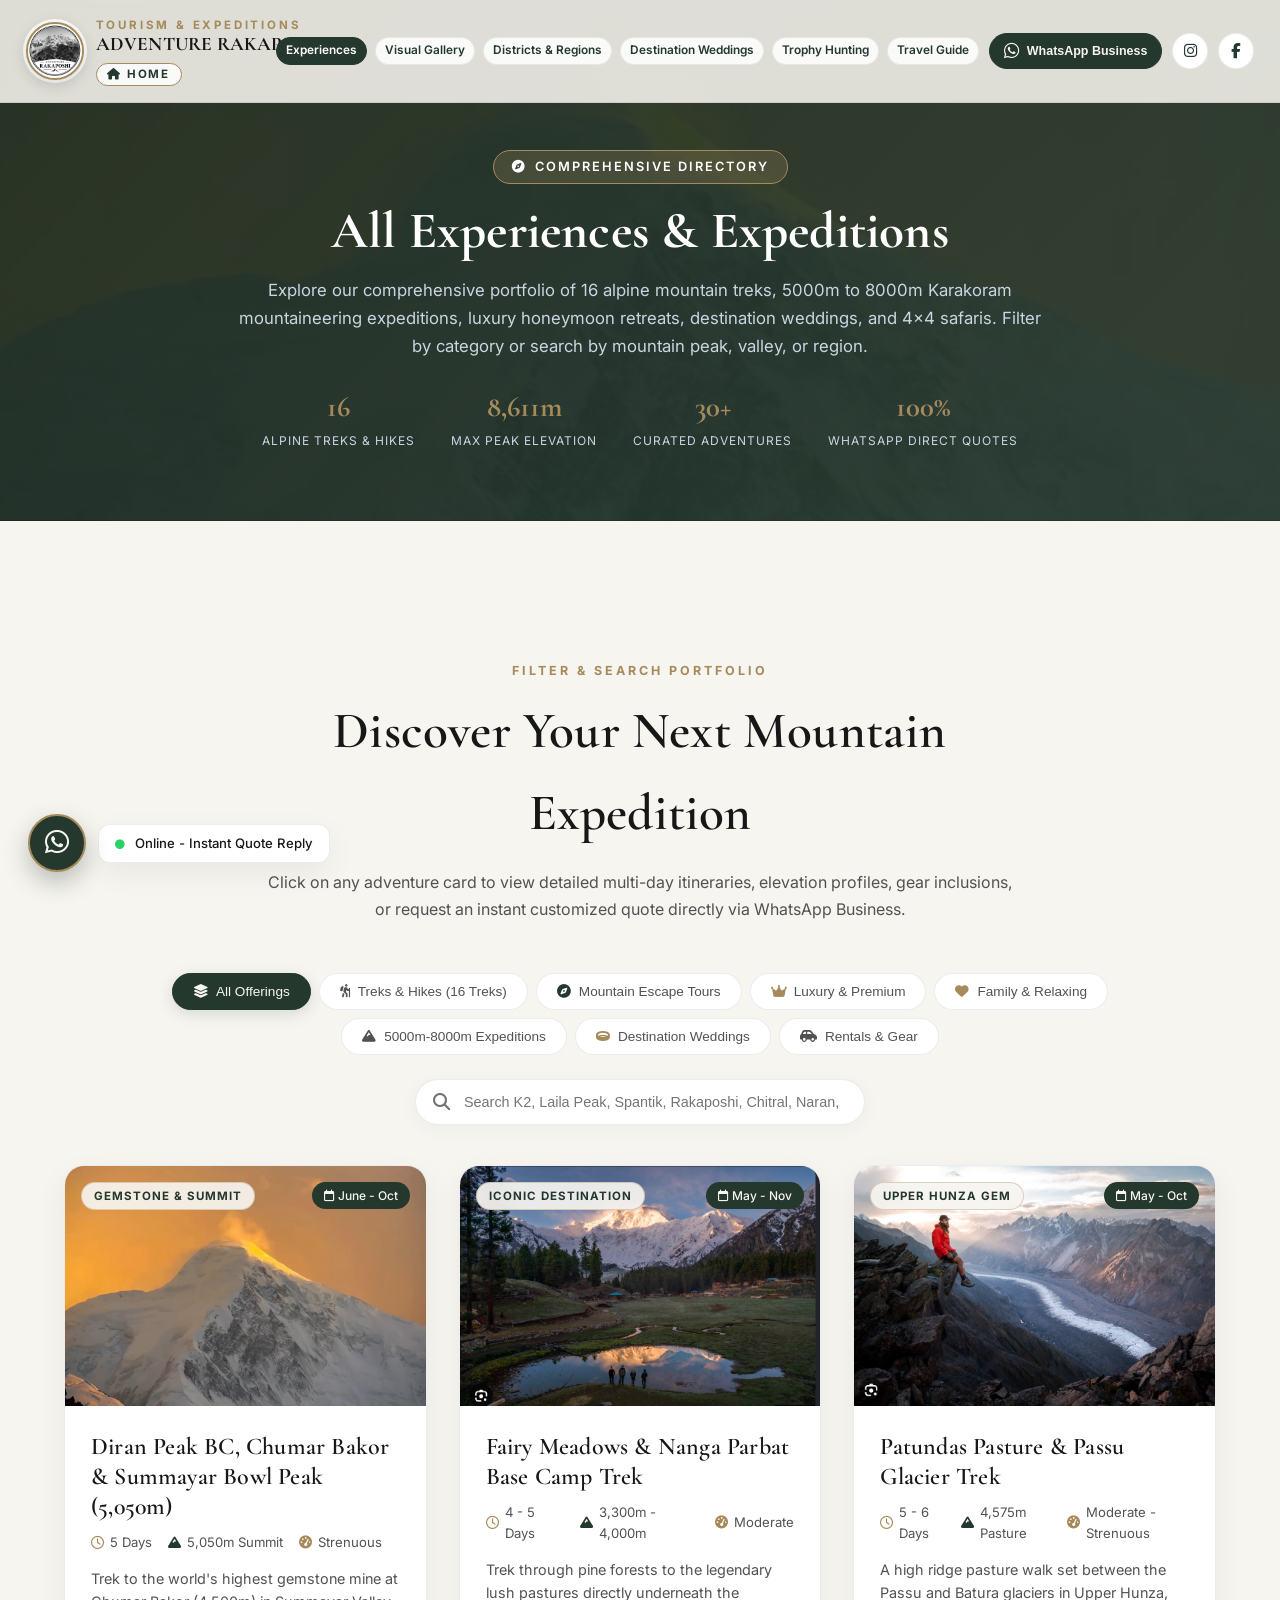
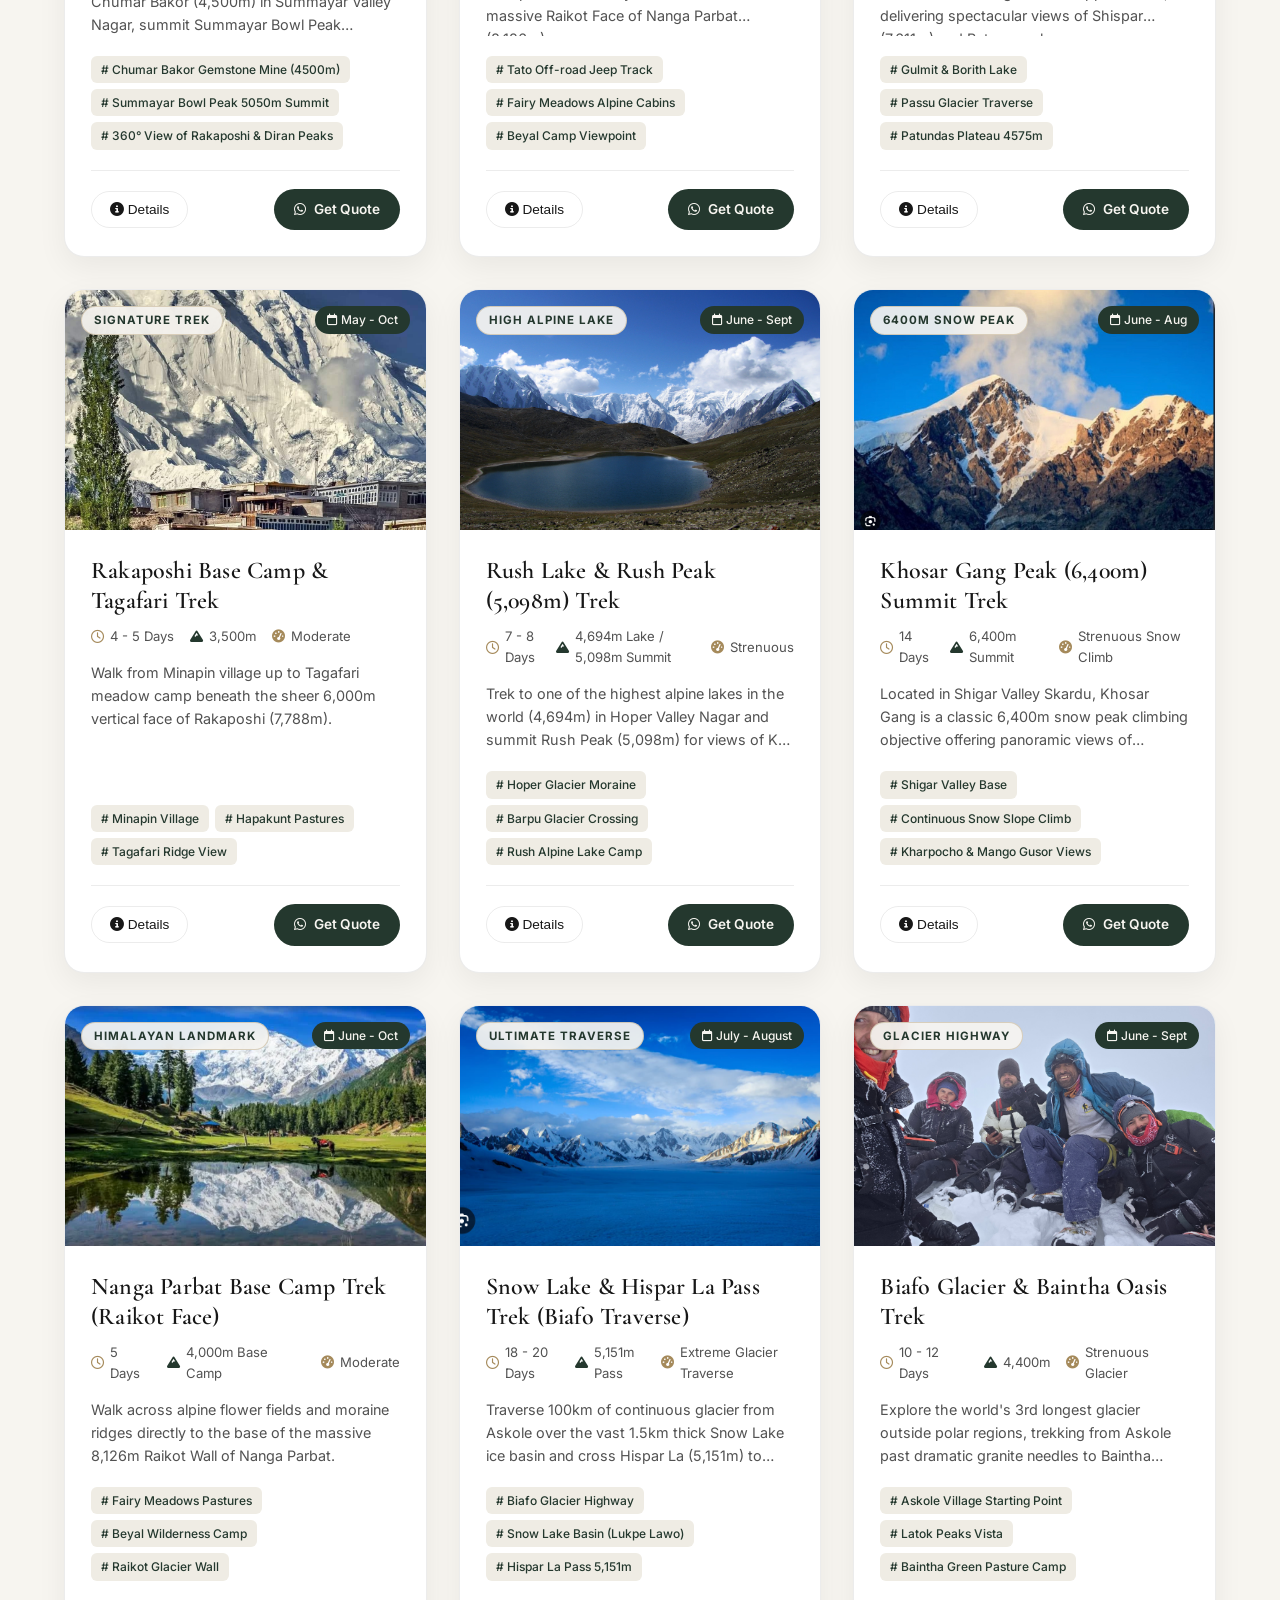
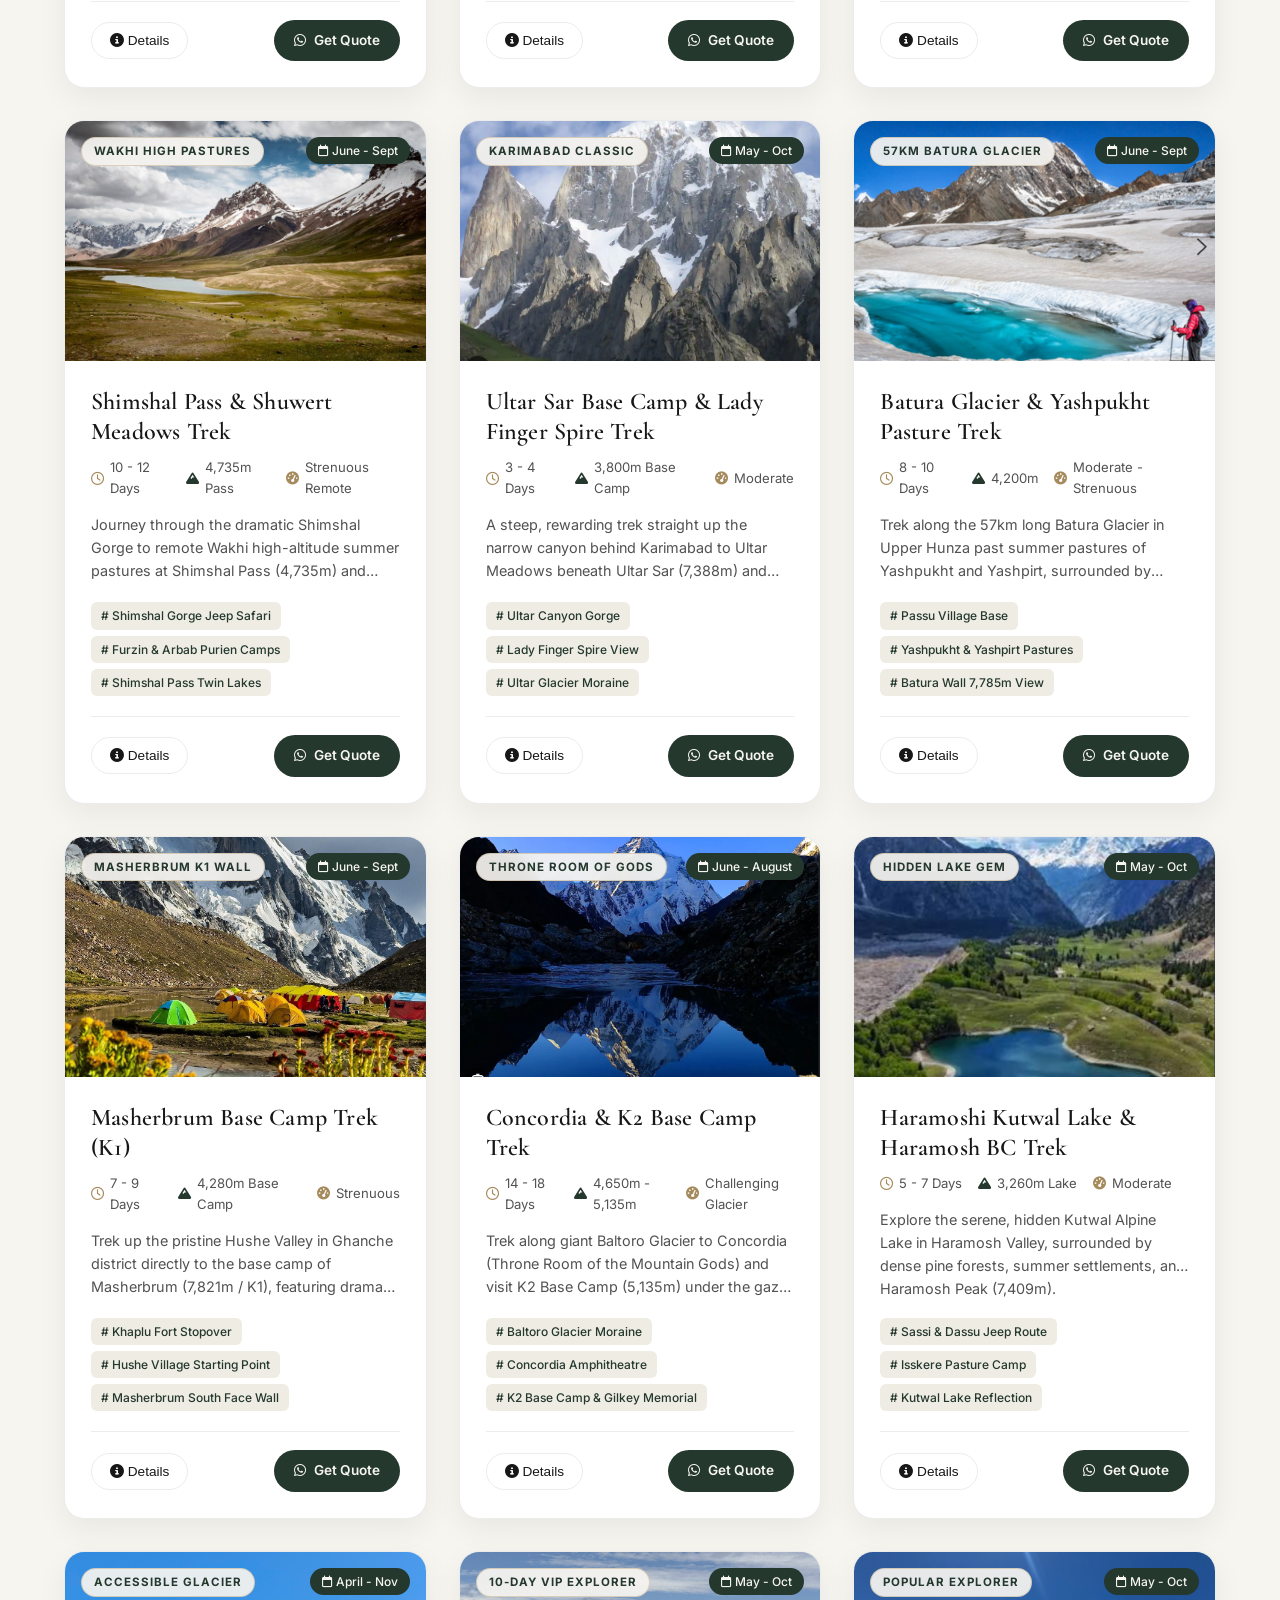
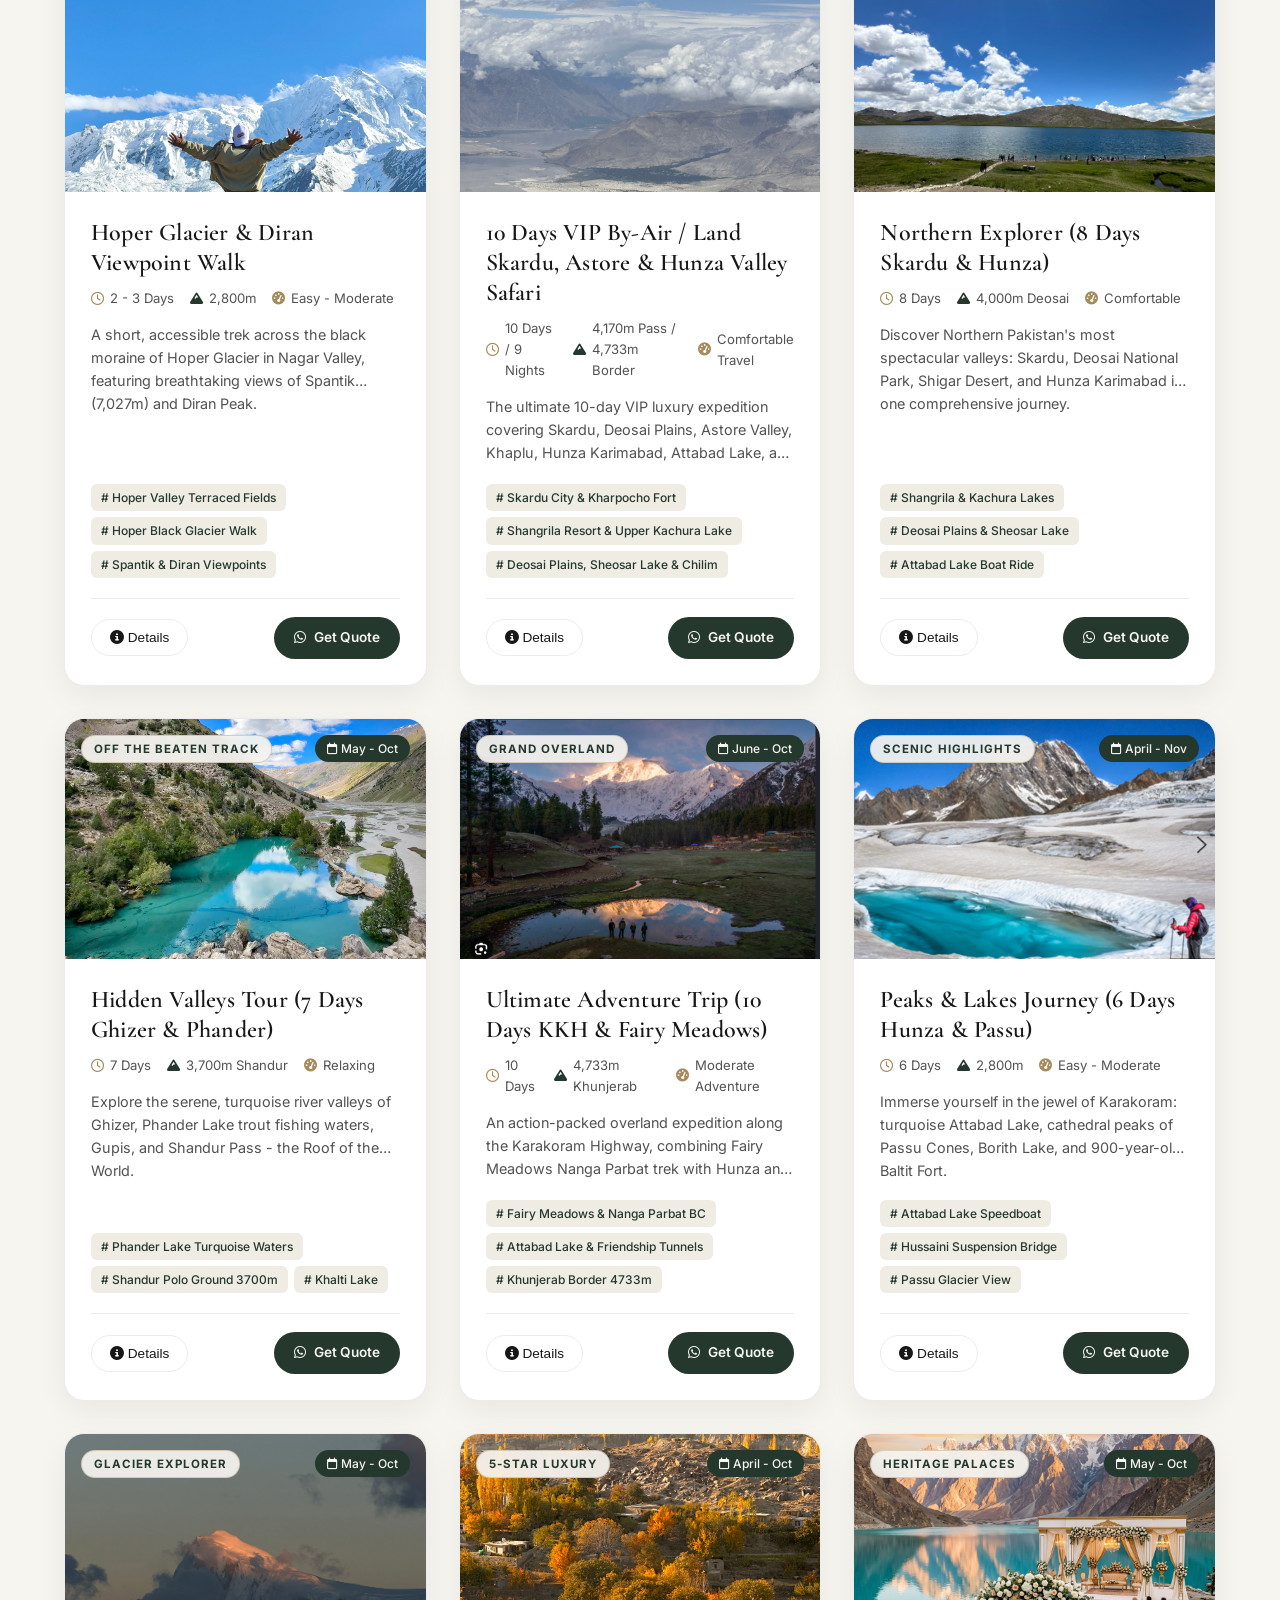
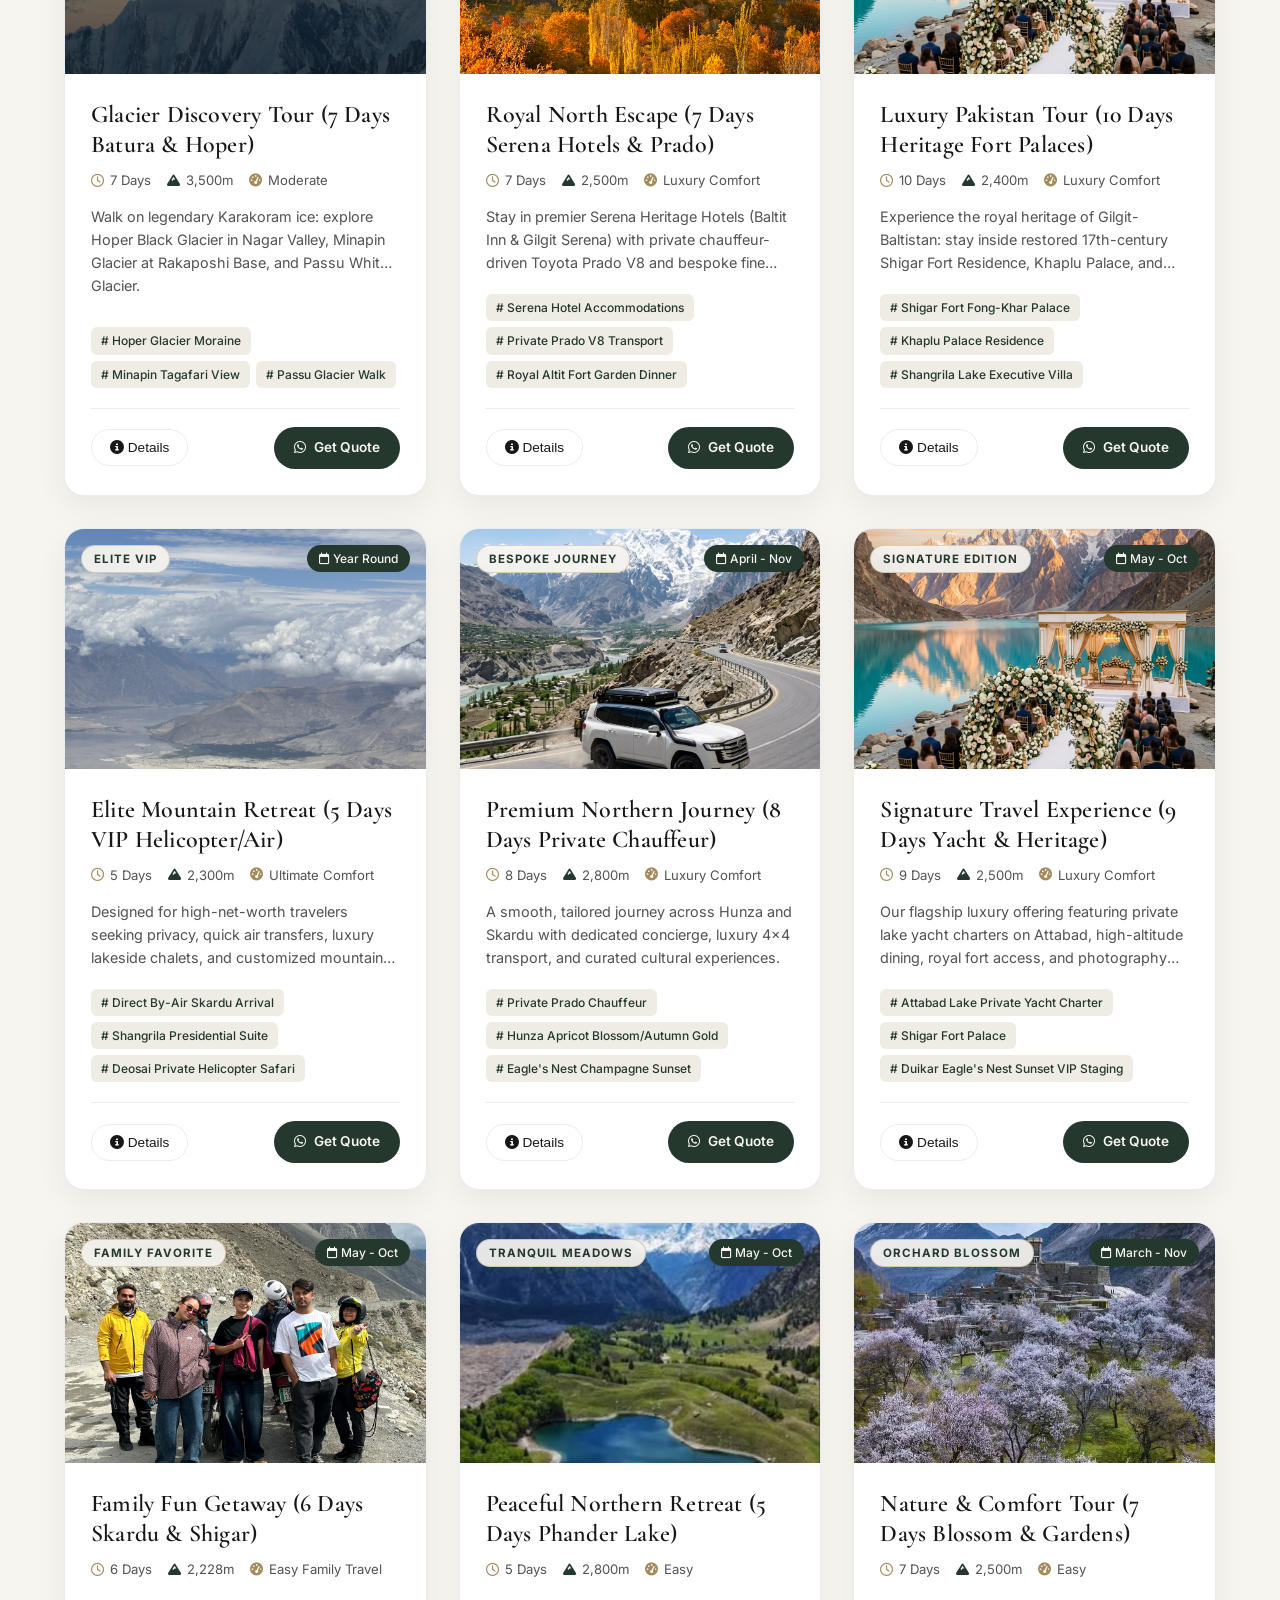
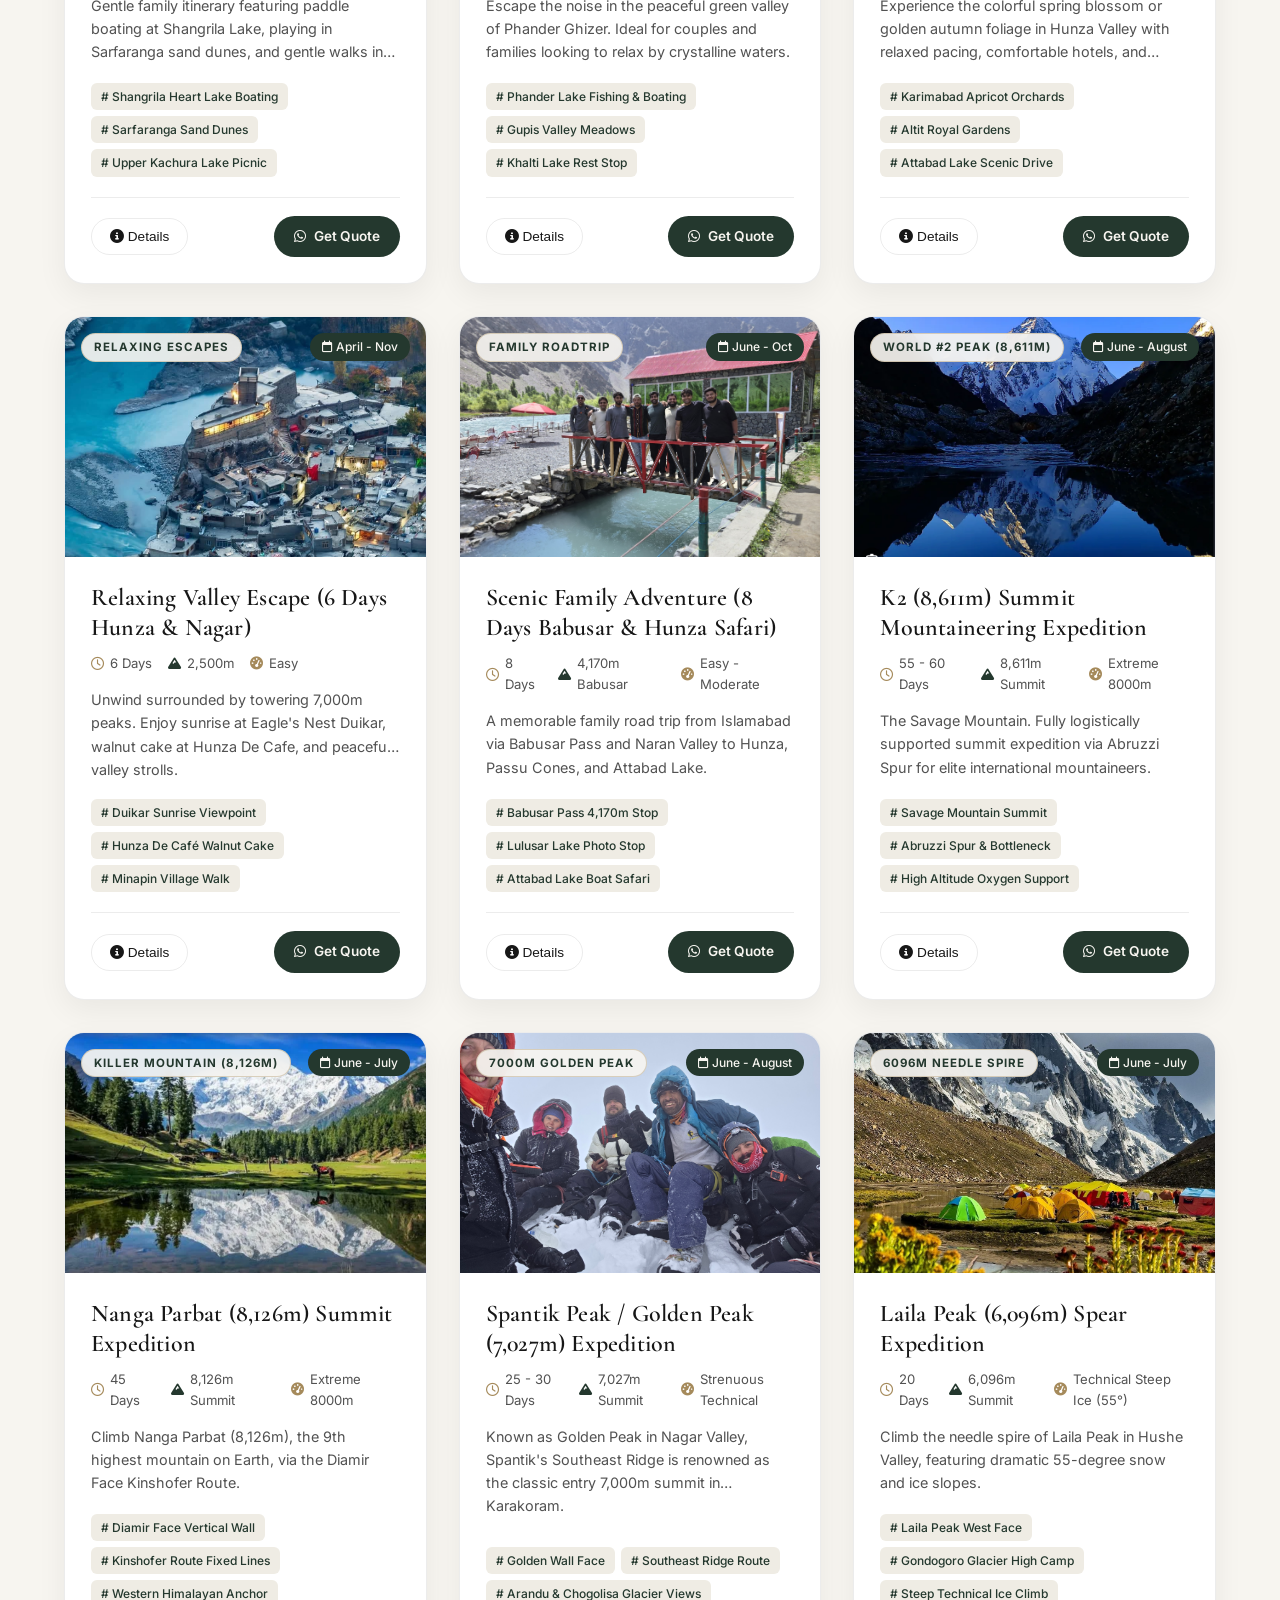
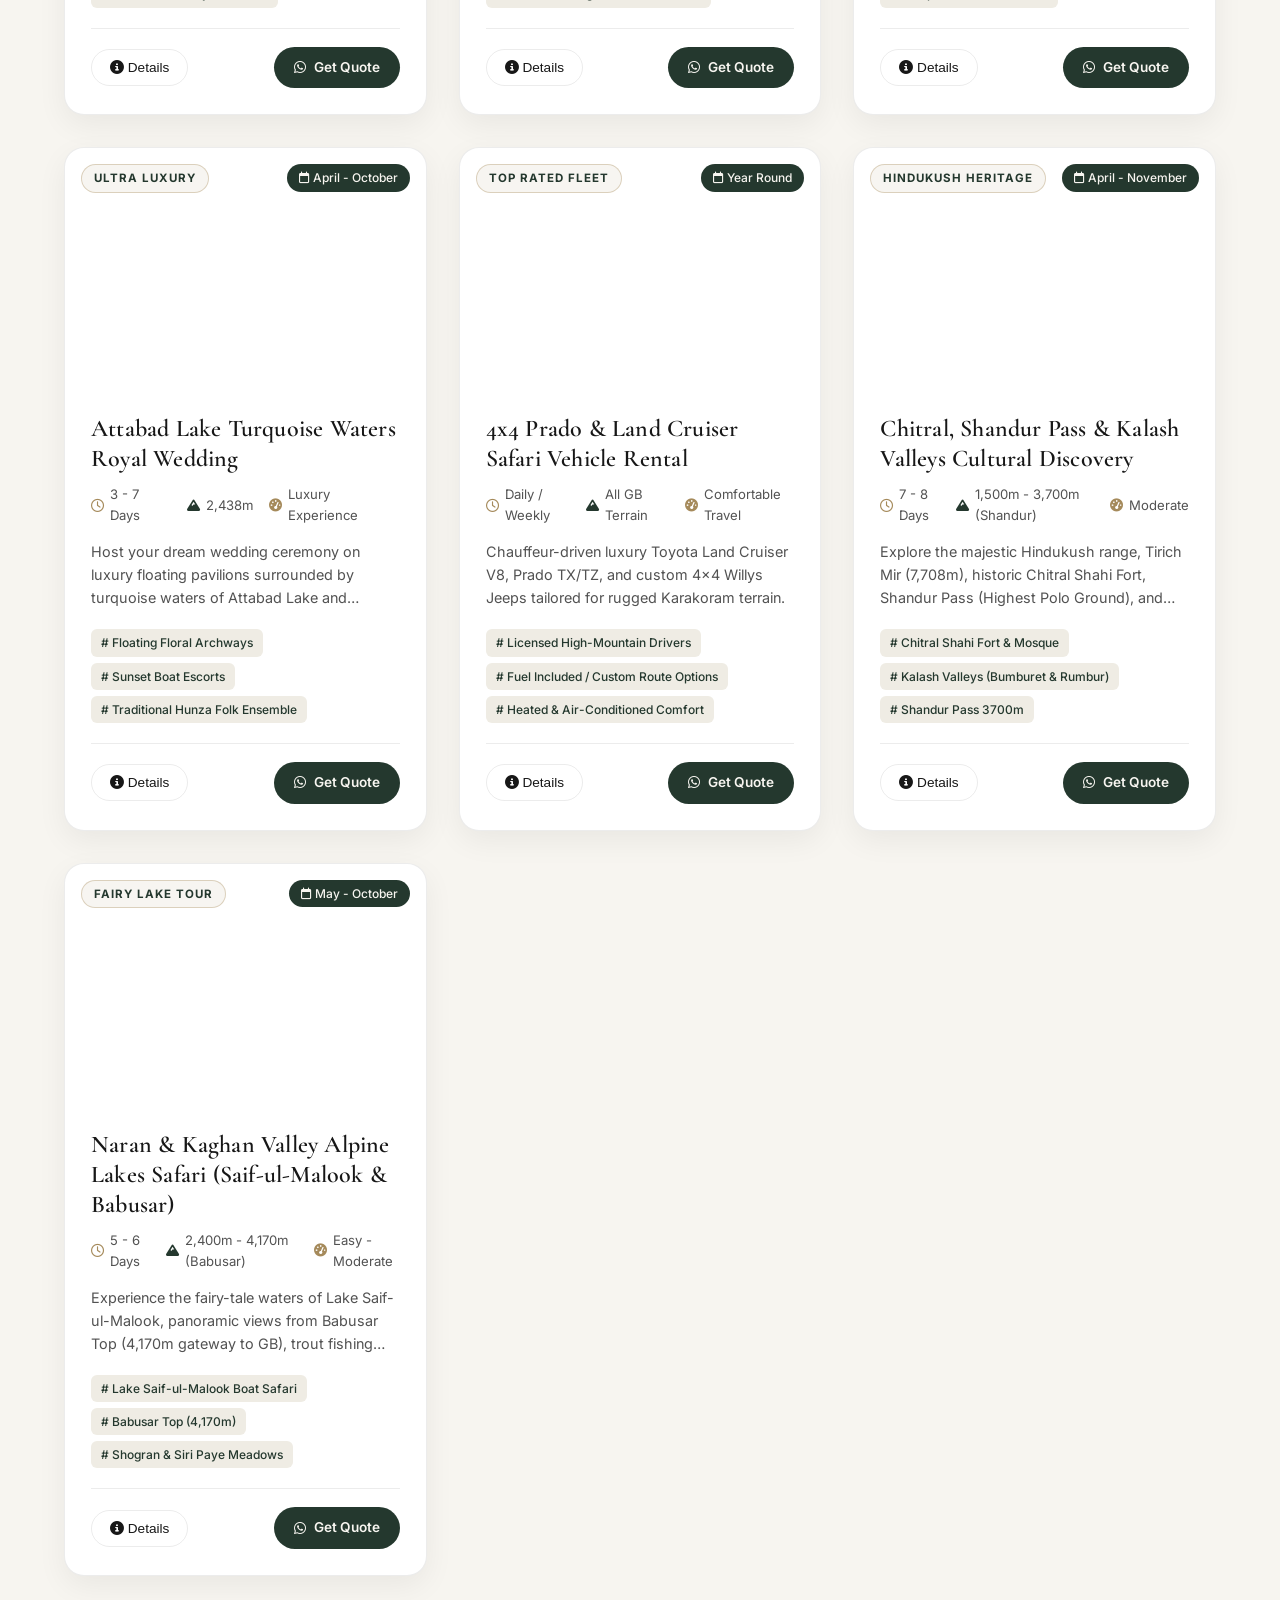
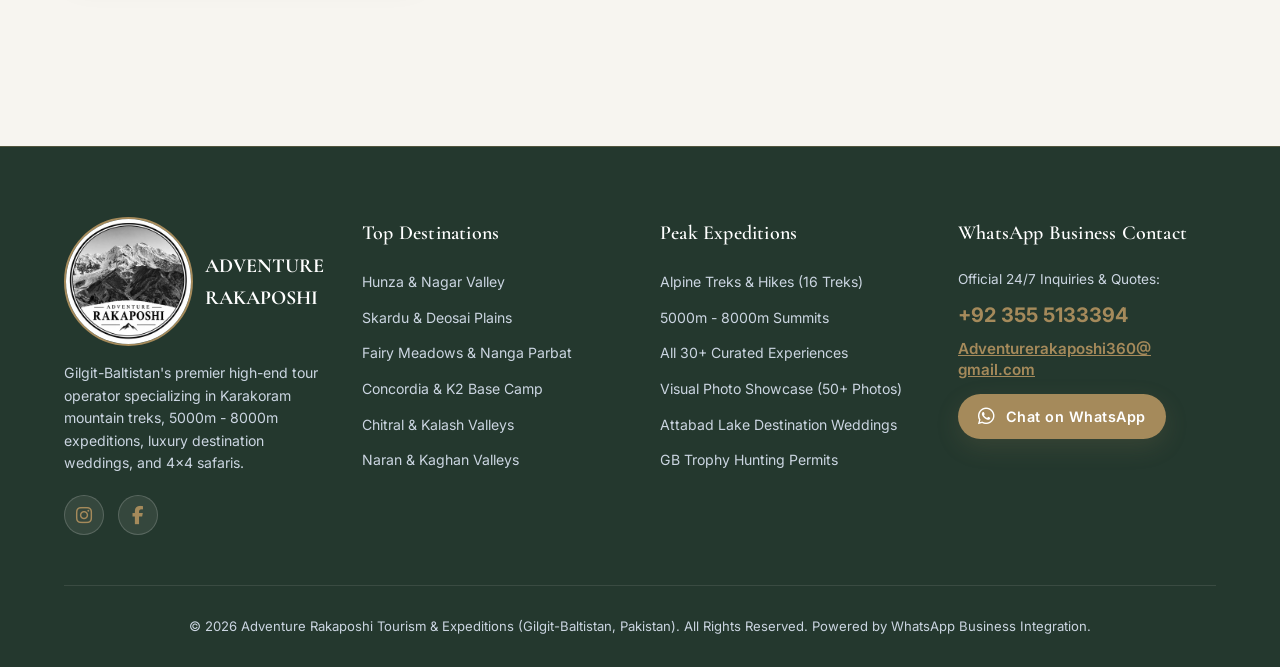
<file: experiences.html>
<!DOCTYPE html>
<html lang="en">
<head>
  <meta charset="UTF-8">
  <meta name="viewport" content="width=device-width, initial-scale=1.0">
  <title>Adventure Rakaposhi</title>
  <link rel="canonical" href="https://www.adventurerakaposhi.com/experiences.html">
  <link rel="icon" href="favicon.ico" sizes="any">
  <link rel="apple-touch-icon" href="apple-touch-icon.png">
  <meta name="application-name" content="Adventure Rakaposhi">
  <meta property="og:site_name" content="Adventure Rakaposhi">
  <meta property="og:title" content="Adventure Rakaposhi">
  <meta property="og:url" content="https://www.adventurerakaposhi.com/experiences.html">
  <meta property="og:image" content="apple-touch-icon.png">
  <meta name="description" content="Browse our complete catalog of high-altitude mountain treks, 5000m-8000m expeditions, luxury escapes, destination weddings, and 4x4 vehicle safaris in Gilgit-Baltistan, Pakistan.">
  <meta name="keywords" content="Adventure Rakaposhi, Gilgit Baltistan Treks, K2 Expedition, Spantik Peak, Rakaposhi Base Camp, Hunza Tour, Skardu Safari, Chitral Kalash Tour, Naran Kaghan Tour">

  <!-- Google Fonts: Cormorant Garamond (Headings) + Inter (Body) -->
  <link rel="preconnect" href="https://fonts.googleapis.com">
  <link rel="preconnect" href="https://fonts.gstatic.com" crossorigin>
  <link href="https://fonts.googleapis.com/css2?family=Cormorant+Garamond:ital,wght@0,400;0,500;0,600;0,700;1,400;1,600&family=Inter:wght@300;400;500;600;700&display=swap" rel="stylesheet">

  <!-- FontAwesome Icons -->
  <link rel="stylesheet" href="https://cdnjs.cloudflare.com/ajax/libs/font-awesome/6.4.0/css/all.min.css">

  <!-- Custom Stylesheet -->
  <link rel="stylesheet" href="style.css?v=16">
</head>
<body>

  <!-- Sticky Glassmorphism Header -->
  <header class="navbar" id="navbar">
    <div class="container nav-container">
      <a href="index.html" class="brand-block">
        <img src="images/web/logo/logo.jpg" alt="Adventure Rakaposhi Logo" class="logo-badge" id="header-logo" width="72" height="72" onError="this.src='https://images.unsplash.com/photo-1464822759023-fed622ff2c3b?auto=format&fit=crop&w=200&q=80'">
        <span class="brand-copy">
          <span class="brand-sub">Tourism & Expeditions</span>
          <span class="brand-main">ADVENTURE RAKAPOSHI</span>
          <span class="home-chip"><i class="fa-solid fa-house"></i> Home</span>
        </span>
      </a>

      <ul class="nav-menu" id="nav-menu">
        <li class="nav-pages">
          <a href="experiences.html" class="nav-link active">Experiences</a>
          <a href="gallery.html" class="nav-link">Visual Gallery</a>
          <a href="index.html#districts" class="nav-link">Districts & Regions</a>
          <a href="index.html#weddings" class="nav-link">Destination Weddings</a>
          <a href="index.html#trophy-hunting" class="nav-link">Trophy Hunting</a>
          <a href="index.html#guide" class="nav-link">Travel Guide</a>
        </li>
        <li class="nav-actions">
          <div class="nav-social-stack">
            <button onclick="openCustomQuoteModal('General Inquiry')" class="nav-cta-btn">
              <i class="fa-brands fa-whatsapp" style="font-size: 1.1rem;"></i> WhatsApp Business
            </button>
            <div class="nav-socials-group">
              <a href="https://www.instagram.com/hussain_travel?stkn=MWN4OW56OHJlb2lyZA%3D%3D&utm_source=qr" target="_blank" rel="noopener noreferrer" class="nav-social-btn" aria-label="Follow Adventure Rakaposhi on Instagram">
                <i class="fa-brands fa-instagram"></i>
              </a>
              <a href="https://www.facebook.com/share/1e9y3MTCi3/?mibextid=wwXIfr" target="_blank" rel="noopener noreferrer" class="nav-social-btn" aria-label="Follow Adventure Rakaposhi on Facebook">
                <i class="fa-brands fa-facebook-f"></i>
              </a>
            </div>
          </div>
        </li>
      </ul>

      <button class="mobile-toggle" id="mobile-toggle" type="button" aria-label="Open navigation menu" aria-controls="nav-menu" aria-expanded="false">
        <i class="fa-solid fa-bars"></i>
      </button>
    </div>
  </header>

  <!-- Page Hero Banner -->
  <section class="page-hero">
    <div class="container page-hero-content">
      <span class="page-hero-badge"><i class="fa-solid fa-compass"></i> Comprehensive Directory</span>
      <h1 class="page-hero-title">All Experiences & Expeditions</h1>
      <p class="page-hero-desc">
        Explore our comprehensive portfolio of 16 alpine mountain treks, 5000m to 8000m Karakoram mountaineering expeditions, luxury honeymoon retreats, destination weddings, and 4x4 safaris. Filter by category or search by mountain peak, valley, or region.
      </p>
      <div class="page-hero-stats">
        <div class="page-hero-stat-item">
          <span class="page-hero-stat-num">16</span>
          <span class="page-hero-stat-label">Alpine Treks & Hikes</span>
        </div>
        <div class="page-hero-stat-item">
          <span class="page-hero-stat-num">8,611m</span>
          <span class="page-hero-stat-label">Max Peak Elevation</span>
        </div>
        <div class="page-hero-stat-item">
          <span class="page-hero-stat-num">30+</span>
          <span class="page-hero-stat-label">Curated Adventures</span>
        </div>
        <div class="page-hero-stat-item">
          <span class="page-hero-stat-num">100%</span>
          <span class="page-hero-stat-label">WhatsApp Direct Quotes</span>
        </div>
      </div>
    </div>
  </section>

  <!-- Main Experiences Directory Section -->
  <section class="section container" id="all-offerings">
    <div class="section-header">
      <span class="section-subtitle">FILTER & SEARCH PORTFOLIO</span>
      <h2 class="section-title">Discover Your Next Mountain Expedition</h2>
      <p class="section-description">
        Click on any adventure card to view detailed multi-day itineraries, elevation profiles, gear inclusions, or request an instant customized quote directly via WhatsApp Business.
      </p>
    </div>

    <!-- Toolbar: Category Filters & Search -->
    <div class="toolbar-container">
      <div class="category-tabs">
        <button class="tab-btn active" data-category="all">
          <i class="fa-solid fa-layer-group"></i> All Offerings
        </button>
        <button class="tab-btn" data-category="treks">
          <i class="fa-solid fa-person-hiking"></i> Treks & Hikes (16 Treks)
        </button>
        <button class="tab-btn" data-category="mountain-escape">
          <i class="fa-solid fa-compass text-forest"></i> Mountain Escape Tours
        </button>
        <button class="tab-btn" data-category="luxury-premium">
          <i class="fa-solid fa-crown text-gold"></i> Luxury & Premium
        </button>
        <button class="tab-btn" data-category="family-relaxing">
          <i class="fa-solid fa-heart text-gold"></i> Family & Relaxing
        </button>
        <button class="tab-btn" data-category="expeditions">
          <i class="fa-solid fa-mountain"></i> 5000m-8000m Expeditions
        </button>
        <button class="tab-btn" data-category="weddings">
          <i class="fa-solid fa-ring text-gold"></i> Destination Weddings
        </button>
        <button class="tab-btn" data-category="rentals">
          <i class="fa-solid fa-car-side"></i> Rentals & Gear
        </button>
      </div>

      <div class="search-box">
        <i class="fa-solid fa-magnifying-glass search-icon"></i>
        <input type="text" id="search-input" class="search-input" placeholder="Search K2, Laila Peak, Spantik, Rakaposhi, Chitral, Naran, Prado..." aria-label="Search tours and expeditions">
      </div>
    </div>

    <!-- Dynamic Card Grid: All Offerings -->
    <div class="offerings-grid" id="all-offerings-grid">
      <!-- Injected dynamically via app.js -->
    </div>
  </section>

  <!-- Interactive Detail Modal / Drawer -->
  <div class="modal-overlay" id="detail-modal" aria-hidden="true">
    <div class="modal-card">
      <button onclick="closeModal('detail-modal')" class="modal-close-btn" aria-label="Close modal">&times;</button>
      <div id="detail-modal-content">
        <!-- Injected via app.js -->
      </div>
    </div>
  </div>

  <!-- Custom Quote Request Modal Form -->
  <div class="modal-overlay" id="quote-modal" aria-hidden="true">
    <div class="modal-card" style="max-width: 600px;">
      <button onclick="closeModal('quote-modal')" class="modal-close-btn" aria-label="Close modal">&times;</button>
      
      <div style="margin-bottom: 24px;">
        <span class="hero-pill-dot" style="display: inline-block; margin-right: 8px;"></span>
        <span style="font-size: 0.8rem; font-weight: 700; text-transform: uppercase; color: var(--gold-accent); letter-spacing: 1px;">Official WhatsApp Business</span>
        <h3 style="font-family: var(--font-heading); font-size: 1.8rem; margin-top: 6px;" id="quote-modal-heading">Request Custom Quotation</h3>
        <p style="font-size: 0.88rem; color: var(--text-muted);">Fill in your details below and we will automatically open WhatsApp with your customized inquiry pre-filled.</p>
      </div>

      <form id="custom-quote-form" onsubmit="handleQuoteFormSubmit(event)">
        <input type="hidden" id="quote-offering-name" value="">

        <div class="form-group">
          <label class="form-label" for="quote-user-name">Your Full Name</label>
          <input type="text" id="quote-user-name" class="form-control" placeholder="e.g. John Doe" required>
        </div>

        <div style="display: grid; grid-template-columns: 1fr 1fr; gap: 16px;">
          <div class="form-group">
            <label class="form-label" for="quote-travel-month">Target Month</label>
            <select id="quote-travel-month" class="form-control">
              <option value="March - April (Spring Blossom)">March - April (Spring Blossom)</option>
              <option value="May - June (Early Summer)">May - June (Early Summer)</option>
              <option value="July - August (Peak Treks)">July - August (Peak Treks)</option>
              <option value="September - October (Autumn Foliage)">September - October (Autumn Foliage)</option>
              <option value="November - February (Winter Snow)">November - February (Winter Snow)</option>
            </select>
          </div>

          <div class="form-group">
            <label class="form-label" for="quote-group-size">Group Size</label>
            <select id="quote-group-size" class="form-control">
              <option value="Solo Traveler">Solo Traveler</option>
              <option value="Couple (2 Persons)">Couple (2 Persons)</option>
              <option value="Small Family (3-5 Persons)">Small Family (3-5 Persons)</option>
              <option value="Group (6-12 Persons)">Group (6-12 Persons)</option>
              <option value="Expedition Team (12+ Persons)">Expedition Team (12+ Persons)</option>
            </select>
          </div>
        </div>

        <div class="form-group">
          <label class="form-label" for="quote-special-notes">Special Preferences / Requirements</label>
          <textarea id="quote-special-notes" class="form-control" placeholder="e.g., high-altitude porter support, vegetarian food, climbing gear rental, luxury hotel preferences..."></textarea>
        </div>

        <button type="submit" class="btn-primary-wa" style="width: 100%; justify-content: center; padding: 14px; font-size: 1rem;">
          <i class="fa-brands fa-whatsapp" style="font-size: 1.2rem;"></i> Generate & Send WhatsApp Quote
        </button>
      </form>
    </div>
  </div>

  <!-- Floating WhatsApp Quick Action Button -->
  <div class="floating-wa-widget">
    <a href="https://wa.me/923555133394?text=Hi%20Adventure%20Rakaposhi!%20I%20am%20looking%20for%20information%20regarding%20tours%20in%20Gilgit-Baltistan." id="floating-wa-btn" target="_blank" rel="noopener noreferrer" class="floating-wa-btn" aria-label="Open WhatsApp chat">
      <i class="fa-brands fa-whatsapp"></i>
    </a>
    <div class="floating-wa-tooltip">
      <i class="fa-solid fa-circle" style="color: var(--whatsapp-green); font-size: 0.6rem; margin-right: 6px;"></i>
      Online - Instant Quote Reply
    </div>
  </div>

  <!-- Footer -->
  <footer class="footer" id="contact">
    <div class="container">
      <div class="footer-grid">
        <div>
          <div style="display: flex; align-items: center; gap: 12px; margin-bottom: 16px;">
            <img src="images/web/logo/logo.jpg" alt="Adventure Rakaposhi Emblem" class="footer-logo" width="129" height="129" onError="this.src='https://images.unsplash.com/photo-1464822759023-fed622ff2c3b?auto=format&fit=crop&w=200&q=80'">
            <span style="font-family: var(--font-heading); font-weight: 700; font-size: 1.25rem; color: #FFF;">ADVENTURE RAKAPOSHI</span>
          </div>
          <p class="footer-brand-desc">
            Gilgit-Baltistan's premier high-end tour operator specializing in Karakoram mountain treks, 5000m - 8000m expeditions, luxury destination weddings, and 4x4 safaris.
          </p>
          <div class="footer-socials" style="display: flex; gap: 14px; font-size: 1.35rem; margin-top: 18px;">
            <a href="https://www.instagram.com/hussain_travel?stkn=MWN4OW56OHJlb2lyZA%3D%3D&utm_source=qr" target="_blank" rel="noopener noreferrer" aria-label="Instagram" class="footer-social-link"><i class="fa-brands fa-instagram"></i></a>
            <a href="https://www.facebook.com/share/1e9y3MTCi3/?mibextid=wwXIfr" target="_blank" rel="noopener noreferrer" aria-label="Facebook" class="footer-social-link"><i class="fa-brands fa-facebook-f"></i></a>
          </div>
        </div>

        <div>
          <h4 class="footer-heading">Top Destinations</h4>
          <ul class="footer-links">
            <li><a href="experiences.html?search=Hunza">Hunza & Nagar Valley</a></li>
            <li><a href="experiences.html?search=Skardu">Skardu & Deosai Plains</a></li>
            <li><a href="experiences.html?search=Nanga">Fairy Meadows & Nanga Parbat</a></li>
            <li><a href="experiences.html?search=K2">Concordia & K2 Base Camp</a></li>
            <li><a href="experiences.html?search=Chitral">Chitral & Kalash Valleys</a></li>
            <li><a href="experiences.html?search=Naran">Naran & Kaghan Valleys</a></li>
          </ul>
        </div>

        <div>
          <h4 class="footer-heading">Peak Expeditions</h4>
          <ul class="footer-links">
            <li><a href="experiences.html?category=treks">Alpine Treks & Hikes (16 Treks)</a></li>
            <li><a href="experiences.html?category=expeditions">5000m - 8000m Summits</a></li>
            <li><a href="experiences.html">All 30+ Curated Experiences</a></li>
            <li><a href="gallery.html">Visual Photo Showcase (50+ Photos)</a></li>
            <li><a href="index.html#weddings">Attabad Lake Destination Weddings</a></li>
            <li><a href="index.html#trophy-hunting">GB Trophy Hunting Permits</a></li>
          </ul>
        </div>

        <div>
          <h4 class="footer-heading">WhatsApp Business Contact</h4>
          <p style="font-size: 0.85rem; color: var(--text-light-muted); margin-bottom: 8px;">Official 24/7 Inquiries & Quotes:</p>
          <div style="font-size: 1.25rem; font-weight: 700; color: var(--gold-accent); margin-bottom: 8px;" id="wa-number-display">
            +92 355 5133394
          </div>
          <a href="mailto:Adventurerakaposhi360@gmail.com" style="display: inline-block; max-width: 100%; font-size: 0.95rem; font-weight: 600; line-height: 1.35; color: var(--gold-accent); margin-bottom: 14px;">
            Adventurerakaposhi360@<wbr>gmail.com
          </a>
          <a href="https://wa.me/923555133394?text=Hi%20Adventure%20Rakaposhi!%20I%20would%20like%20to%20inquire%20about%20your%20tours%20and%20expeditions." target="_blank" rel="noopener noreferrer" class="btn-primary-wa" style="display: inline-flex; padding: 11px 20px; font-size: 0.9rem; width: auto;">
            <i class="fa-brands fa-whatsapp" style="font-size: 1.2rem;"></i> Chat on WhatsApp
          </a>
        </div>
      </div>

      <div class="footer-bottom">
        <p>&copy; 2026 Adventure Rakaposhi Tourism & Expeditions (Gilgit-Baltistan, Pakistan). All Rights Reserved. Powered by WhatsApp Business Integration.</p>
      </div>
    </div>
  </footer>

  <!-- Main JavaScript File -->
  <script type="module" src="app.js?v=8"></script>
</body>
</html>
</file>
<file: style.css>
/* 
 * Adventure Rakaposhi - Warm Ivory Luxury Tourism Design System
 * Palette: 
 *   - Background: #F7F5F0 (Warm Ivory)
 *   - Primary Text: #171717 (Deep Charcoal)
 *   - Luxury Accent: #A58A5B (Muted Gold)
 *   - Secondary Accent: #24382E (Deep Forest Green)
 * Typography:
 *   - Headings: 'Cormorant Garamond', serif
 *   - Body: 'Inter', sans-serif
 */

@import url('https://fonts.googleapis.com/css2?family=Cormorant+Garamond:ital,wght@0,400;0,500;0,600;0,700;1,400;1,600&family=Inter:wght@300;400;500;600;700&display=swap');

:root {
  /* Color Tokens */
  --bg-primary: #F7F5F0;
  --bg-surface: #FFFFFF;
  --bg-secondary: #EFECE4;
  --bg-dark: #24382E;
  --bg-dark-surface: #1B2B23;
  
  --text-main: #171717;
  --text-muted: #525252;
  --text-dim: #737373;
  --text-light: #F7F5F0;
  --text-light-muted: #CBD5E1;

  --gold-accent: #A58A5B;
  --gold-hover: #8C7348;
  --gold-glow: rgba(165, 138, 91, 0.15);
  
  --forest-green: #24382E;
  --forest-light: #2E473B;
  
  --whatsapp-green: #25D366;
  --whatsapp-dark: #128C7E;
  --whatsapp-glow: rgba(37, 211, 102, 0.3);

  --border-subtle: rgba(23, 23, 23, 0.08);
  --border-gold: rgba(165, 138, 91, 0.35);
  --border-dark: rgba(247, 245, 240, 0.15);

  --font-heading: 'Cormorant Garamond', Georgia, serif;
  --font-body: 'Inter', system-ui, -apple-system, sans-serif;

  --radius-sm: 6px;
  --radius-md: 12px;
  --radius-lg: 20px;
  --radius-full: 9999px;

  --shadow-subtle: 0 4px 20px rgba(0, 0, 0, 0.04);
  --shadow-card: 0 10px 30px rgba(0, 0, 0, 0.06);
  --shadow-hover: 0 20px 40px rgba(36, 56, 46, 0.12);
  --shadow-modal: 0 30px 60px rgba(0, 0, 0, 0.25);

  --transition-fast: 0.2s cubic-bezier(0.4, 0, 0.2, 1);
  --transition-smooth: 0.4s cubic-bezier(0.16, 1, 0.3, 1);
}

/* Reset & Base Styles */
* {
  margin: 0;
  padding: 0;
  box-sizing: border-box;
}

html {
  scroll-behavior: smooth;
  font-family: var(--font-body);
  background-color: var(--bg-primary);
  color: var(--text-main);
  overflow-x: hidden;
}

body {
  min-height: 100vh;
  line-height: 1.6;
  background-color: var(--bg-primary);
  color: var(--text-main);
  -webkit-font-smoothing: antialiased;
}

/* Typography Utility */
h1, h2, h3, h4, .brand-title, .section-title {
  font-family: var(--font-heading);
  letter-spacing: 0.2px;
  font-weight: 600;
}

.text-gold {
  color: var(--gold-accent);
}

.text-forest {
  color: var(--forest-green);
}

/* Layout Containers */
.container {
  width: 90%;
  max-width: 1280px;
  margin: 0 auto;
}

/* Header & Navigation */
.navbar {
  position: fixed;
  top: 0;
  left: 0;
  width: 100%;
  z-index: 1000;
  background: rgba(247, 245, 240, 0.88);
  backdrop-filter: blur(16px);
  -webkit-backdrop-filter: blur(16px);
  border-bottom: 1px solid var(--border-subtle);
  transition: var(--transition-smooth);
  padding: 16px 0;
}

.navbar.scrolled {
  padding: 10px 0;
  background: rgba(247, 245, 240, 0.96);
  box-shadow: 0 4px 20px rgba(0, 0, 0, 0.05);
}

.nav-container {
  display: flex;
  align-items: center;
  justify-content: space-between;
  flex-wrap: wrap;
  gap: 12px 20px;
}

.brand-block {
  display: flex;
  align-items: center;
  gap: 12px;
  text-decoration: none;
  color: var(--text-main);
  flex: 0 0 auto;
  min-width: 0;
}

.navbar .nav-container {
  width: min(96%, 1520px);
  max-width: 1520px;
}

.logo-badge {
  width: 58px;
  height: 58px;
  border-radius: 50%;
  border: 2.5px solid var(--gold-accent);
  object-fit: cover;
  background: #ffffff;
  box-shadow: 0 4px 16px rgba(0, 0, 0, 0.16), 0 0 0 3px rgba(255, 255, 255, 0.95);
  transition: var(--transition-fast);
  flex-shrink: 0;
}

.brand-block:hover .logo-badge {
  transform: scale(1.04);
}

.brand-copy {
  display: flex;
  flex-direction: column;
  align-items: flex-start;
  min-width: 0;
}

.brand-sub {
  font-family: var(--font-body);
  font-size: 0.72rem;
  letter-spacing: 2.8px;
  text-transform: uppercase;
  color: var(--gold-accent);
  font-weight: 700;
}

.brand-main {
  font-family: var(--font-heading);
  font-size: 1.28rem;
  font-weight: 700;
  letter-spacing: 0.2px;
  color: var(--text-main);
  line-height: 1.05;
}

.home-chip {
  display: inline-flex;
  align-items: center;
  gap: 6px;
  align-self: flex-start;
  margin-top: 8px;
  padding: 5px 12px 5px 10px;
  border-radius: 999px;
  border: 1px solid var(--gold-accent);
  background: rgba(255, 255, 255, 0.86);
  color: var(--forest-green);
  font-family: var(--font-body);
  font-size: 0.72rem;
  font-weight: 700;
  letter-spacing: 1.5px;
  text-transform: uppercase;
  line-height: 1;
}

.brand-link:hover .home-chip {
  background: var(--forest-green);
  color: #fff;
  border-color: var(--forest-green);
}

.nav-pages {
  display: flex;
  align-items: center;
  flex-wrap: nowrap;
  gap: 8px;
}

.nav-actions {
  display: flex;
  align-items: center;
  flex: 0 0 auto;
}

.nav-social-stack {
  display: flex;
  flex-direction: row;
  align-items: center;
  gap: 10px;
}

.nav-menu {
  display: flex;
  align-items: center;
  justify-content: flex-end;
  flex: 1 1 880px;
  gap: 10px;
  list-style: none;
  margin: 0;
  min-width: min(100%, 880px);
  position: static;
  background: transparent;
}


.nav-link {
  display: inline-flex;
  align-items: center;
  justify-content: center;
  color: var(--forest-green);
  text-decoration: none;
  font-size: 0.76rem;
  font-weight: 600;
  line-height: 1;
  white-space: nowrap;
  padding: 7px 10px;
  border-radius: 999px;
  border: 1px solid var(--border-subtle);
  background: rgba(255, 255, 255, 0.86);
  transition: var(--transition-fast);
}

.nav-link:hover,
.nav-link.active {
  color: #fff;
  background: var(--forest-green);
  border-color: var(--forest-green);
}

.nav-socials-group {
  display: flex;
  align-items: center;
  gap: 10px;
}

.nav-social-btn {
  display: inline-flex;
  align-items: center;
  justify-content: center;
  width: 36px;
  height: 36px;
  border-radius: 50%;
  background: var(--bg-surface);
  border: 1px solid var(--border-subtle);
  color: var(--forest-green);
  text-decoration: none;
  font-size: 0.95rem;
  transition: var(--transition-fast);
}

.nav-social-btn:hover {
  background: var(--gold-accent);
  color: #FFF;
  border-color: var(--gold-accent);
  transform: translateY(-2px);
  box-shadow: 0 4px 12px var(--gold-glow);
}

.nav-cta-btn {
  display: inline-flex;
  align-items: center;
  gap: 8px;
  background: var(--forest-green);
  color: var(--text-light);
  padding: 10px 22px;
  border-radius: var(--radius-full);
  text-decoration: none;
  font-weight: 600;
  font-size: 0.85rem;
  transition: var(--transition-smooth);
  border: 1px solid var(--forest-green);
  cursor: pointer;
}

.nav-cta-btn:hover {
  background: var(--forest-light);
  transform: translateY(-2px);
  box-shadow: 0 6px 20px rgba(36, 56, 46, 0.2);
}

.mobile-toggle {
  display: none;
  background: none;
  border: none;
  color: var(--text-main);
  font-size: 1.4rem;
  cursor: pointer;
}

@media (max-width: 1280px) and (min-width: 993px) {
  .brand-main {
    font-size: 1.2rem;
  }

  .nav-link {
    padding: 7px 9px;
    font-size: 0.74rem;
  }

  .nav-cta-btn {
    padding: 8px 14px;
    font-size: 0.78rem;
  }
}

/* Dynamic Hero Auto-Slideshow Section */
.hero {
  position: relative;
  min-height: 92vh;
  display: flex;
  align-items: center;
  justify-content: center;
  padding-top: 120px;
  overflow: hidden;
  background: var(--bg-dark);
}

.hero-bg-wrapper {
  position: absolute;
  top: 0;
  left: 0;
  width: 100%;
  height: 100%;
  z-index: 1;
}

.hero-slide {
  position: absolute;
  top: 0;
  left: 0;
  width: 100%;
  height: 100%;
  opacity: 0;
  transition: opacity 1.5s ease-in-out;
  display: flex;
  align-items: center;
  justify-content: center;
}

.hero-slide.active {
  opacity: 1;
}

/* Soft fill behind photos that are smaller than the viewport, so the sharp image is never scaled up. */
.hero-slide::before {
  content: "";
  position: absolute;
  inset: -28px;
  background-image: var(--hero-image);
  background-size: cover;
  background-position: center;
  filter: blur(22px) brightness(0.5) saturate(0.9);
}

.hero-img {
  position: relative;
  z-index: 1;
  flex: 0 1 auto;
  align-self: center;
  width: auto;
  height: auto;
  max-width: 100%;
  max-height: 100%;
  object-fit: contain;
  filter: brightness(0.78) contrast(1.05);
}

.hero-overlay {
  position: absolute;
  top: 0;
  left: 0;
  width: 100%;
  height: 100%;
  background: linear-gradient(to bottom, rgba(36, 56, 46, 0.4) 0%, rgba(27, 43, 35, 0.85) 75%, var(--bg-dark) 100%);
  z-index: 2;
}

/* Hero Slider Controls */
.hero-slider-controls {
  position: absolute;
  bottom: 30px;
  left: 50%;
  transform: translateX(-50%);
  z-index: 10;
  display: flex;
  align-items: center;
  gap: 12px;
}

.hero-dot {
  width: 12px;
  height: 12px;
  border-radius: 50%;
  background: rgba(255, 255, 255, 0.35);
  border: 1px solid rgba(255, 255, 255, 0.6);
  cursor: pointer;
  transition: var(--transition-fast);
}

.hero-dot.active {
  background: var(--gold-accent);
  border-color: var(--gold-accent);
  width: 32px;
  border-radius: var(--radius-full);
}

.hero-nav-arrow {
  position: absolute;
  top: 50%;
  transform: translateY(-50%);
  z-index: 10;
  background: rgba(247, 245, 240, 0.15);
  border: 1px solid rgba(247, 245, 240, 0.3);
  color: #FFFFFF;
  width: 46px;
  height: 46px;
  border-radius: 50%;
  display: flex;
  align-items: center;
  justify-content: center;
  cursor: pointer;
  transition: var(--transition-fast);
  backdrop-filter: blur(8px);
}

.hero-nav-arrow:hover {
  background: rgba(165, 138, 91, 0.8);
  border-color: var(--gold-accent);
}

.hero-nav-prev { left: 24px; }
.hero-nav-next { right: 24px; }

.hero-content {
  position: relative;
  z-index: 3;
  text-align: center;
  max-width: 900px;
  padding: 40px 20px;
}

.hero-pill {
  display: inline-flex;
  align-items: center;
  gap: 10px;
  background: rgba(247, 245, 240, 0.12);
  border: 1px solid rgba(165, 138, 91, 0.4);
  padding: 6px 20px;
  border-radius: var(--radius-full);
  font-size: 0.78rem;
  font-weight: 600;
  letter-spacing: 2px;
  text-transform: uppercase;
  color: var(--gold-accent);
  margin-bottom: 24px;
  backdrop-filter: blur(8px);
}

.hero-pill-dot {
  width: 7px;
  height: 7px;
  border-radius: 50%;
  background-color: var(--whatsapp-green);
  box-shadow: 0 0 8px var(--whatsapp-green);
}

.hero-title {
  font-size: clamp(2.8rem, 6.5vw, 5rem);
  font-weight: 600;
  line-height: 1.1;
  margin-bottom: 24px;
  color: #FFFFFF;
  font-family: var(--font-heading);
}

.hero-description {
  font-size: clamp(1.05rem, 2vw, 1.25rem);
  color: #E2E8F0;
  margin-bottom: 36px;
  max-width: 760px;
  margin-left: auto;
  margin-right: auto;
  font-weight: 300;
  line-height: 1.7;
}

.hero-action-group {
  display: flex;
  align-items: center;
  justify-content: center;
  gap: 16px;
  flex-wrap: wrap;
}

.btn-primary-wa {
  display: inline-flex;
  align-items: center;
  gap: 10px;
  background: var(--gold-accent);
  color: #FFFFFF;
  padding: 15px 34px;
  border-radius: var(--radius-full);
  text-decoration: none;
  font-weight: 600;
  font-size: 0.95rem;
  letter-spacing: 0.5px;
  box-shadow: 0 8px 25px var(--gold-glow);
  transition: var(--transition-smooth);
  border: none;
  cursor: pointer;
}

.btn-primary-wa:hover {
  transform: translateY(-3px);
  background: var(--gold-hover);
  box-shadow: 0 12px 30px rgba(165, 138, 91, 0.3);
}

.btn-secondary-outline {
  display: inline-flex;
  align-items: center;
  gap: 10px;
  background: rgba(247, 245, 240, 0.1);
  border: 1px solid rgba(247, 245, 240, 0.3);
  color: var(--text-light);
  padding: 15px 30px;
  border-radius: var(--radius-full);
  text-decoration: none;
  font-weight: 500;
  font-size: 0.95rem;
  backdrop-filter: blur(10px);
  transition: var(--transition-smooth);
}

.btn-secondary-outline:hover {
  background: rgba(247, 245, 240, 0.2);
  border-color: var(--gold-accent);
  color: var(--gold-accent);
  transform: translateY(-2px);
}

/* Feature Highlights Bar */
.highlights-bar {
  margin-top: -50px;
  position: relative;
  z-index: 10;
  margin-bottom: 80px;
}

.highlights-grid {
  display: grid;
  grid-template-columns: repeat(auto-fit, minmax(240px, 1fr));
  gap: 20px;
  background: var(--bg-surface);
  border: 1px solid var(--border-subtle);
  padding: 28px;
  border-radius: var(--radius-lg);
  box-shadow: var(--shadow-card);
}

.highlight-card {
  display: flex;
  align-items: center;
  gap: 16px;
}

.highlight-icon-box {
  width: 48px;
  height: 48px;
  border-radius: 50%;
  background: rgba(165, 138, 91, 0.1);
  border: 1px solid var(--border-gold);
  display: flex;
  align-items: center;
  justify-content: center;
  font-size: 1.3rem;
  color: var(--gold-accent);
  flex-shrink: 0;
}

.highlight-title {
  font-family: var(--font-body);
  font-size: 0.92rem;
  font-weight: 600;
  color: var(--text-main);
}

.highlight-desc {
  font-size: 0.8rem;
  color: var(--text-muted);
}

/* Section Common Styling */
.section {
  padding: 90px 0;
  position: relative;
}

.section-header {
  text-align: center;
  max-width: 750px;
  margin: 0 auto 50px auto;
}

.section-subtitle {
  font-size: 0.78rem;
  font-weight: 700;
  letter-spacing: 3px;
  text-transform: uppercase;
  color: var(--gold-accent);
  margin-bottom: 10px;
  display: block;
}

.section-title {
  font-size: clamp(2.2rem, 4vw, 3.2rem);
  font-weight: 600;
  color: var(--text-main);
  margin-bottom: 14px;
}

.section-description {
  color: var(--text-muted);
  font-size: 1rem;
  line-height: 1.7;
}

/* Filters & Search Toolbar */
.toolbar-container {
  display: flex;
  flex-direction: column;
  gap: 24px;
  margin-bottom: 40px;
  align-items: center;
}

.category-tabs {
  display: flex;
  align-items: center;
  justify-content: center;
  gap: 8px;
  flex-wrap: wrap;
}

.tab-btn {
  background: var(--bg-surface);
  border: 1px solid var(--border-subtle);
  color: var(--text-muted);
  padding: 10px 20px;
  border-radius: var(--radius-full);
  font-size: 0.85rem;
  font-weight: 500;
  cursor: pointer;
  transition: var(--transition-fast);
  display: inline-flex;
  align-items: center;
  gap: 8px;
}

.tab-btn:hover {
  border-color: var(--gold-accent);
  color: var(--text-main);
}

.tab-btn.active {
  background: var(--forest-green);
  color: var(--text-light);
  border-color: var(--forest-green);
  box-shadow: 0 4px 15px rgba(36, 56, 46, 0.15);
}

.search-box {
  position: relative;
  width: 100%;
  max-width: 450px;
}

.search-input {
  width: 100%;
  padding: 14px 20px 14px 48px;
  background: var(--bg-surface);
  border: 1px solid var(--border-subtle);
  border-radius: var(--radius-full);
  color: var(--text-main);
  font-size: 0.9rem;
  outline: none;
  transition: var(--transition-fast);
  box-shadow: var(--shadow-subtle);
}

.search-input:focus {
  border-color: var(--gold-accent);
  box-shadow: 0 0 12px var(--gold-glow);
}

.search-icon {
  position: absolute;
  left: 18px;
  top: 50%;
  transform: translateY(-50%);
  color: var(--text-dim);
  font-size: 1.05rem;
}

/* Offerings Cards Grid */
.offerings-grid {
  display: grid;
  grid-template-columns: repeat(auto-fill, minmax(350px, 1fr));
  gap: 32px;
}

.card {
  background: var(--bg-surface);
  border: 1px solid var(--border-subtle);
  border-radius: var(--radius-lg);
  overflow: hidden;
  display: flex;
  flex-direction: column;
  transition: var(--transition-smooth);
  box-shadow: var(--shadow-card);
  position: relative;
}

.card:hover {
  transform: translateY(-6px);
  border-color: var(--gold-accent);
  box-shadow: var(--shadow-hover);
}

.card-image-wrapper {
  position: relative;
  height: 240px;
  overflow: hidden;
}

.card-image {
  width: 100%;
  height: 100%;
  object-fit: cover;
  transition: transform 0.6s ease;
}

.card:hover .card-image {
  transform: scale(1.06);
}

.card-badge {
  position: absolute;
  top: 16px;
  left: 16px;
  background: rgba(247, 245, 240, 0.92);
  backdrop-filter: blur(8px);
  border: 1px solid var(--border-gold);
  color: var(--forest-green);
  font-size: 0.72rem;
  font-weight: 700;
  padding: 4px 12px;
  border-radius: var(--radius-full);
  text-transform: uppercase;
  letter-spacing: 1px;
}

.card-season {
  position: absolute;
  top: 16px;
  right: 16px;
  background: var(--forest-green);
  color: var(--text-light);
  font-size: 0.75rem;
  font-weight: 500;
  padding: 4px 12px;
  border-radius: var(--radius-full);
}

.card-body {
  padding: 26px;
  display: flex;
  flex-direction: column;
  flex-grow: 1;
}

.card-title {
  font-family: var(--font-heading);
  font-size: 1.5rem;
  font-weight: 600;
  margin-bottom: 10px;
  color: var(--text-main);
  line-height: 1.25;
}

.card-specs {
  display: flex;
  align-items: center;
  gap: 16px;
  margin-bottom: 14px;
  font-size: 0.82rem;
  color: var(--text-muted);
}

.spec-item {
  display: flex;
  align-items: center;
  gap: 6px;
}

.card-description {
  font-size: 0.9rem;
  color: var(--text-muted);
  margin-bottom: 20px;
  display: -webkit-box;
  -webkit-line-clamp: 3;
  -webkit-box-orient: vertical;
  overflow: hidden;
  flex-grow: 1;
  line-height: 1.6;
}

.card-highlights {
  display: flex;
  flex-wrap: wrap;
  gap: 6px;
  margin-bottom: 20px;
}

.tag-pill {
  background: var(--bg-secondary);
  color: var(--forest-green);
  font-size: 0.75rem;
  padding: 4px 10px;
  border-radius: var(--radius-sm);
  font-weight: 500;
}

.card-footer {
  display: flex;
  align-items: center;
  justify-content: space-between;
  gap: 12px;
  padding-top: 18px;
  border-top: 1px solid var(--border-subtle);
}

.btn-details {
  background: transparent;
  border: 1px solid var(--border-subtle);
  color: var(--text-main);
  padding: 10px 18px;
  border-radius: var(--radius-full);
  font-size: 0.85rem;
  font-weight: 500;
  cursor: pointer;
  transition: var(--transition-fast);
}

.btn-details:hover {
  background: var(--bg-secondary);
  border-color: var(--gold-accent);
}

.btn-wa-card {
  background: var(--forest-green);
  color: var(--text-light);
  border: none;
  padding: 10px 20px;
  border-radius: var(--radius-full);
  font-size: 0.85rem;
  font-weight: 600;
  cursor: pointer;
  display: flex;
  align-items: center;
  gap: 8px;
  transition: var(--transition-fast);
  text-decoration: none;
}

.btn-wa-card:hover {
  background: var(--forest-light);
  transform: translateY(-2px);
  box-shadow: 0 4px 15px rgba(36, 56, 46, 0.2);
}

/* Feature Banners & Destination Wedding Showcase */
.wedding-banner {
  background: linear-gradient(135deg, rgba(36, 56, 46, 0.92), rgba(27, 43, 35, 0.95)), url('images/web/weddings/attabad.jpg') center/cover;
  border-radius: var(--radius-lg);
  border: 1px solid var(--border-gold);
  padding: 70px 48px;
  position: relative;
  overflow: hidden;
  margin: 60px 0;
  box-shadow: 0 20px 40px rgba(36, 56, 46, 0.15);
}

.wedding-content {
  position: relative;
  z-index: 2;
  max-width: 680px;
}

.wedding-tag {
  color: var(--gold-accent);
  font-size: 0.85rem;
  letter-spacing: 2px;
  text-transform: uppercase;
  font-weight: 700;
  margin-bottom: 12px;
  display: block;
}

.wedding-title {
  font-size: clamp(2.4rem, 4.5vw, 3.5rem);
  color: #FFFFFF;
  margin-bottom: 16px;
  font-family: var(--font-heading);
}

.wedding-desc {
  color: #E2E8F0;
  font-size: 1.05rem;
  margin-bottom: 32px;
  line-height: 1.7;
  font-weight: 300;
}

/* Dynamic Photo & Media Gallery Section */
.gallery-grid {
  display: grid;
  grid-template-columns: repeat(auto-fill, minmax(280px, 1fr));
  gap: 20px;
  margin-top: 30px;
}

.gallery-item {
  position: relative;
  height: 280px;
  border-radius: var(--radius-md);
  overflow: hidden;
  cursor: pointer;
  box-shadow: var(--shadow-card);
  border: 1px solid var(--border-subtle);
  transition: var(--transition-smooth);
}

.gallery-item:hover {
  transform: translateY(-5px);
  box-shadow: var(--shadow-hover);
  border-color: var(--gold-accent);
}

.gallery-img {
  width: 100%;
  height: 100%;
  object-fit: cover;
  transition: transform 0.6s ease;
}

.gallery-item:hover .gallery-img {
  transform: scale(1.08);
}

.gallery-overlay {
  position: absolute;
  inset: 0;
  background: linear-gradient(to top, rgba(23, 23, 23, 0.85) 0%, transparent 60%);
  opacity: 0;
  transition: opacity 0.3s ease;
  display: flex;
  flex-direction: column;
  justify-content: flex-end;
  padding: 20px;
  color: #FFFFFF;
}

.gallery-item:hover .gallery-overlay {
  opacity: 1;
}

.gallery-title {
  font-family: var(--font-heading);
  font-size: 1.35rem;
  font-weight: 600;
  color: #FFFFFF;
  margin-bottom: 4px;
}

.gallery-sub {
  font-size: 0.8rem;
  color: var(--gold-accent);
  letter-spacing: 1px;
  text-transform: uppercase;
  font-weight: 600;
}

/* Lightbox Modal */
.lightbox-modal {
  position: fixed;
  inset: 0;
  background: rgba(10, 15, 25, 0.95);
  backdrop-filter: blur(16px);
  z-index: 3000;
  display: flex;
  align-items: center;
  justify-content: center;
  opacity: 0;
  pointer-events: none;
  transition: opacity 0.3s ease;
  padding: 30px;
}

.lightbox-modal.active {
  opacity: 1;
  pointer-events: auto;
}

.lightbox-container {
  max-width: 1000px;
  width: 100%;
  position: relative;
  text-align: center;
}

.lightbox-img {
  max-height: 75vh;
  max-width: 100%;
  border-radius: var(--radius-md);
  border: 1px solid var(--border-gold);
  box-shadow: 0 25px 50px rgba(0, 0, 0, 0.5);
  object-fit: contain;
}

.lightbox-caption {
  margin-top: 18px;
  color: #FFFFFF;
  font-family: var(--font-heading);
  font-size: 1.6rem;
}

.lightbox-subcaption {
  color: var(--gold-accent);
  font-size: 0.9rem;
  margin-bottom: 16px;
}

.lightbox-nav-arrow {
  position: absolute;
  top: 50%;
  transform: translateY(-50%);
  background: rgba(247, 245, 240, 0.15);
  border: 1px solid rgba(247, 245, 240, 0.3);
  color: #FFFFFF;
  width: 50px;
  height: 50px;
  border-radius: 50%;
  display: flex;
  align-items: center;
  justify-content: center;
  cursor: pointer;
  font-size: 1.2rem;
  transition: var(--transition-fast);
}

.lightbox-nav-arrow:hover {
  background: var(--gold-accent);
  color: #FFFFFF;
}

.lightbox-prev { left: -60px; }
.lightbox-next { right: -60px; }

/* Travel Seasons & Essential Guide */
.guide-grid {
  display: grid;
  grid-template-columns: repeat(auto-fit, minmax(270px, 1fr));
  gap: 24px;
}

.guide-card {
  background: var(--bg-surface);
  border: 1px solid var(--border-subtle);
  border-radius: var(--radius-md);
  padding: 32px 26px;
  transition: var(--transition-smooth);
  box-shadow: var(--shadow-subtle);
}

.guide-card:hover {
  border-color: var(--gold-accent);
  transform: translateY(-4px);
  box-shadow: var(--shadow-card);
}

.guide-icon {
  font-size: 2.2rem;
  margin-bottom: 16px;
  display: inline-block;
}

.guide-card-title {
  font-family: var(--font-heading);
  font-size: 1.35rem;
  font-weight: 600;
  margin-bottom: 10px;
  color: var(--text-main);
}

.guide-card-text {
  font-size: 0.9rem;
  color: var(--text-muted);
  line-height: 1.6;
}

/* Testimonials / Guest Reviews */
.reviews-grid {
  display: grid;
  grid-template-columns: repeat(auto-fit, minmax(300px, 1fr));
  gap: 24px;
}

.review-card {
  background: var(--bg-surface);
  border: 1px solid var(--border-subtle);
  border-radius: var(--radius-lg);
  padding: 30px;
  box-shadow: var(--shadow-subtle);
}

.review-stars {
  color: var(--gold-accent);
  font-size: 0.95rem;
  margin-bottom: 14px;
}

.review-quote {
  font-size: 0.95rem;
  color: var(--text-main);
  font-style: italic;
  margin-bottom: 20px;
  line-height: 1.7;
}

.reviewer-meta {
  display: flex;
  align-items: center;
  gap: 12px;
}

.reviewer-avatar {
  width: 42px;
  height: 42px;
  border-radius: 50%;
  background: var(--bg-secondary);
  display: flex;
  align-items: center;
  justify-content: center;
  font-weight: 700;
  color: var(--forest-green);
  border: 1px solid var(--border-gold);
}

.reviewer-name {
  font-weight: 600;
  font-size: 0.9rem;
}

.reviewer-country {
  font-size: 0.78rem;
  color: var(--text-muted);
}

/* Modal Overlay & Drawer Styling */
.modal-overlay {
  position: fixed;
  top: 0;
  left: 0;
  width: 100%;
  height: 100%;
  background: rgba(23, 23, 23, 0.65);
  backdrop-filter: blur(10px);
  z-index: 2000;
  display: flex;
  align-items: center;
  justify-content: center;
  opacity: 0;
  pointer-events: none;
  transition: opacity 0.3s ease;
  padding: 20px;
}

.modal-overlay.active {
  opacity: 1;
  pointer-events: auto;
}

.modal-box {
  background: var(--bg-primary);
  border: 1px solid var(--border-gold);
  border-radius: var(--radius-lg);
  width: 100%;
  max-width: 650px;
  max-height: 90vh;
  overflow-y: auto;
  padding: 36px;
  box-shadow: var(--shadow-modal);
  position: relative;
  transform: scale(0.95) translateY(20px);
  transition: transform 0.3s cubic-bezier(0.16, 1, 0.3, 1);
  color: var(--text-main);
}

.modal-overlay.active .modal-box {
  transform: scale(1) translateY(0);
}

.modal-close-btn {
  position: absolute;
  top: 20px;
  right: 20px;
  background: rgba(23, 23, 23, 0.06);
  border: none;
  color: var(--text-main);
  width: 36px;
  height: 36px;
  border-radius: 50%;
  font-size: 1.2rem;
  cursor: pointer;
  display: flex;
  align-items: center;
  justify-content: center;
  transition: var(--transition-fast);
}

.modal-close-btn:hover {
  background: rgba(23, 23, 23, 0.12);
}

.form-group {
  margin-bottom: 20px;
}

.form-label {
  display: block;
  font-size: 0.85rem;
  font-weight: 600;
  margin-bottom: 8px;
  color: var(--text-main);
}

.form-control {
  width: 100%;
  padding: 12px 16px;
  background: var(--bg-surface);
  border: 1px solid var(--border-subtle);
  border-radius: var(--radius-md);
  color: var(--text-main);
  font-size: 0.9rem;
  outline: none;
  transition: var(--transition-fast);
}

.form-control:focus {
  border-color: var(--gold-accent);
  box-shadow: 0 0 10px var(--gold-glow);
}

textarea.form-control {
  resize: vertical;
  min-height: 90px;
}

/* Floating WhatsApp Widget */
.floating-wa-widget {
  position: fixed;
  bottom: 28px;
  left: 28px;
  z-index: 1500;
  display: flex;
  align-items: center;
  gap: 12px;
}

.floating-wa-btn {
  width: 58px;
  height: 58px;
  border-radius: 50%;
  background: var(--forest-green);
  color: var(--text-light);
  display: flex;
  align-items: center;
  justify-content: center;
  font-size: 1.7rem;
  box-shadow: 0 10px 25px rgba(36, 56, 46, 0.3);
  text-decoration: none;
  transition: var(--transition-smooth);
  border: 2px solid var(--gold-accent);
  position: relative;
}

.floating-wa-btn:hover {
  transform: scale(1.08);
  background: var(--forest-light);
  box-shadow: 0 14px 30px rgba(36, 56, 46, 0.4);
}

.floating-wa-tooltip {
  background: var(--bg-surface);
  border: 1px solid var(--border-subtle);
  color: var(--text-main);
  padding: 8px 16px;
  border-radius: var(--radius-md);
  font-size: 0.82rem;
  font-weight: 500;
  box-shadow: var(--shadow-card);
  white-space: nowrap;
}

/* Footer Section */
.footer {
  background: var(--forest-green);
  color: var(--text-light);
  border-top: 1px solid var(--border-gold);
  padding: 70px 0 30px 0;
  margin-top: 80px;
}

.footer-grid {
  display: grid;
  grid-template-columns: repeat(auto-fit, minmax(240px, 1fr));
  gap: 40px;
  margin-bottom: 50px;
}

.footer-brand-desc {
  color: var(--text-light-muted);
  font-size: 0.88rem;
  margin: 16px 0 20px 0;
  line-height: 1.6;
}

.footer-heading {
  font-family: var(--font-heading);
  font-size: 1.25rem;
  font-weight: 600;
  margin-bottom: 20px;
  color: #FFFFFF;
}

.footer-links {
  list-style: none;
  display: flex;
  flex-direction: column;
  gap: 10px;
}

.footer-links a {
  color: var(--text-light-muted);
  text-decoration: none;
  font-size: 0.88rem;
  transition: var(--transition-fast);
}

.footer-links a:hover {
  color: var(--gold-accent);
}

.footer-social-link {
  display: inline-flex;
  align-items: center;
  justify-content: center;
  width: 40px;
  height: 40px;
  border-radius: 50%;
  background: rgba(247, 245, 240, 0.08);
  border: 1px solid rgba(247, 245, 240, 0.18);
  color: var(--gold-accent);
  text-decoration: none;
  font-size: 1.15rem;
  transition: var(--transition-fast);
}

.footer-social-link:hover {
  background: var(--gold-accent);
  color: var(--bg-dark);
  border-color: var(--gold-accent);
  transform: translateY(-3px);
  box-shadow: 0 4px 14px var(--gold-glow);
}

.footer-bottom {
  text-align: center;
  padding-top: 30px;
  border-top: 1px solid rgba(247, 245, 240, 0.1);
  color: var(--text-light-muted);
  font-size: 0.82rem;
}

/* Responsive Media Queries */
.footer-logo {
  width: 129px;
  height: 129px;
  border-radius: 50%;
  border: 2px solid var(--gold-accent);
  object-fit: cover;
  background: #ffffff;
  flex-shrink: 0;
}

section[id],
footer[id] {
  scroll-margin-top: 110px;
}

@media (max-width: 992px) {
  .navbar {
    padding: 8px 0;
  }

  .navbar .nav-container {
    width: calc(100% - 28px);
    max-width: none;
    gap: 10px;
    align-items: center;
  }

  .logo-badge {
    width: 58px;
    height: 58px;
  }

  .brand-block {
    flex: 1 1 auto;
    min-width: 0;
  }

  .brand-copy {
    min-width: 0;
    max-width: 100%;
  }

  .brand-sub,
  .brand-main {
    display: block;
    max-width: 100%;
    white-space: nowrap;
    overflow: hidden;
    text-overflow: ellipsis;
  }

  .brand-sub {
    font-size: 0.58rem;
    letter-spacing: 1.2px;
  }

  .brand-main {
    font-size: 0.98rem;
  }

  .home-chip {
    display: none;
  }

  /* The header blur makes a fixed menu visible but untappable. Drop it while the menu is open. */
  .navbar.menu-open {
    backdrop-filter: none;
    -webkit-backdrop-filter: none;
  }

  .nav-menu {
    position: absolute;
    top: 100%;
    left: 0;
    width: 100%;
    min-width: 0;
    flex: none;
    background: #F7F5F0;
    flex-direction: column;
    align-items: stretch;
    justify-content: flex-start;
    padding: 8px 16px 16px;
    gap: 0;
    margin-left: 0;
    border-bottom: 1px solid var(--border-subtle);
    display: none;
    box-shadow: 0 10px 30px rgba(0, 0, 0, 0.1);
    z-index: 1002;
    pointer-events: auto;
  }
  
  .nav-menu.active {
    display: flex;
  }

  .nav-menu li,
  .nav-pages,
  .nav-actions {
    width: 100%;
  }

  .nav-pages,
  .nav-actions {
    display: flex;
    flex-direction: column;
    align-items: stretch;
    gap: 4px;
    margin-left: 0;
  }

  .nav-menu .nav-link {
    display: flex;
    align-items: center;
    justify-content: flex-start;
    width: 100%;
    min-height: 44px;
    padding: 10px 4px;
    font-size: 1rem;
    font-weight: 500;
    color: var(--text-main);
    background: transparent;
    border: none;
    border-radius: 0;
    border-bottom: 1px solid var(--border-subtle);
  }

  .nav-menu .nav-link:hover,
  .nav-menu .nav-link.active {
    color: var(--forest-green);
    background: transparent;
  }

  .nav-social-stack {
    flex-direction: column;
    align-items: flex-start;
  }

  .nav-menu .nav-social-stack {
    margin-top: 8px;
  }
  
  .mobile-toggle {
    display: inline-flex;
    align-items: center;
    justify-content: center;
    flex: 0 0 44px;
    width: 44px;
    height: 44px;
    margin-left: auto;
    border: 1px solid var(--border-subtle);
    border-radius: 12px;
    background: #fff;
    position: relative;
    z-index: 3;
  }

  .lightbox-prev { left: 10px; }
  .lightbox-next { right: 10px; }
}

@media (max-width: 640px) {
  .hero {
    padding-top: 92px;
  }

  .footer-logo {
    width: 117px;
    height: 117px;
  }

  .offerings-grid, .gallery-grid {
    grid-template-columns: 1fr;
  }
  
  .hero-title {
    font-size: 2.3rem;
  }
  
  .card-footer {
    flex-direction: column;
    align-items: stretch;
  }
  
  .btn-wa-card, .btn-details {
    justify-content: center;
    width: 100%;
  }
  
  .floating-wa-tooltip {
    display: none;
  }
  
  .hero-nav-arrow {
    display: none;
  }
}

/* Districts of Gilgit-Baltistan Section Styling */
.districts-grid {
  display: grid;
  grid-template-columns: repeat(auto-fill, minmax(320px, 1fr));
  gap: 24px;
}

.district-card {
  position: relative;
  height: 280px;
  border-radius: var(--radius-lg);
  overflow: hidden;
  background-size: cover;
  background-position: center;
  box-shadow: var(--shadow-card);
  transition: var(--transition-smooth);
  border: 1px solid var(--border-subtle);
  display: flex;
  align-items: flex-end;
}

.district-card:hover {
  transform: translateY(-6px);
  box-shadow: var(--shadow-hover);
  border-color: var(--gold-accent);
}

.district-overlay {
  position: absolute;
  top: 0;
  left: 0;
  width: 100%;
  height: 100%;
  background: linear-gradient(to top, rgba(27, 43, 35, 0.92) 0%, rgba(27, 43, 35, 0.4) 60%, transparent 100%);
  transition: var(--transition-fast);
}

.district-card:hover .district-overlay {
  background: linear-gradient(to top, rgba(27, 43, 35, 0.96) 0%, rgba(27, 43, 35, 0.55) 70%, rgba(0,0,0,0.1) 100%);
}

.district-content {
  position: relative;
  z-index: 2;
  padding: 24px;
  color: #FFFFFF;
  width: 100%;
}

.district-badge {
  display: inline-flex;
  align-items: center;
  gap: 6px;
  background: rgba(165, 138, 91, 0.85);
  color: #FFFFFF;
  font-size: 0.7rem;
  font-weight: 700;
  padding: 3px 10px;
  border-radius: var(--radius-full);
  text-transform: uppercase;
  letter-spacing: 1px;
  margin-bottom: 8px;
}

.district-name {
  font-family: var(--font-heading);
  font-size: 1.6rem;
  font-weight: 700;
  color: #FFFFFF;
  margin-bottom: 6px;
  line-height: 1.2;
}

.district-desc {
  font-size: 0.82rem;
  color: var(--text-light-muted);
  line-height: 1.45;
  margin-bottom: 16px;
  display: -webkit-box;
  -webkit-line-clamp: 2;
  -webkit-box-orient: vertical;
  overflow: hidden;
}

.district-btn {
  background: rgba(37, 211, 102, 0.18);
  border: 1px solid rgba(37, 211, 102, 0.5);
  color: #FFFFFF;
  padding: 8px 18px;
  border-radius: var(--radius-full);
  font-size: 0.8rem;
  font-weight: 600;
  cursor: pointer;
  display: inline-flex;
  align-items: center;
  gap: 8px;
  text-decoration: none;
  transition: var(--transition-fast);
  backdrop-filter: blur(8px);
  -webkit-backdrop-filter: blur(8px);
}

.district-btn i {
  color: var(--whatsapp-green);
  font-size: 0.95rem;
  transition: var(--transition-fast);
}

.district-btn:hover {
  background: var(--whatsapp-green);
  border-color: var(--whatsapp-green);
  color: #0E2419;
  transform: translateY(-2px);
  box-shadow: 0 4px 16px rgba(37, 211, 102, 0.35);
}

.district-btn:hover i {
  color: #0E2419;
}

/* Trophy Hunting Section Styling */
.trophy-section {
  background: linear-gradient(135deg, rgba(27, 43, 35, 0.96), rgba(18, 30, 24, 0.98)), url('images/web/trophy/expedition.jpg') center/cover;
  border-radius: var(--radius-lg);
  padding: 60px 48px;
  color: #FFFFFF;
  margin: 40px auto;
  border: 1px solid var(--border-gold);
  box-shadow: var(--shadow-card);
  position: relative;
  overflow: hidden;
}

.trophy-section::before {
  content: '';
  position: absolute;
  top: -40%;
  right: -20%;
  width: 500px;
  height: 500px;
  background: radial-gradient(circle, rgba(165, 138, 91, 0.25) 0%, transparent 70%);
  pointer-events: none;
}

.trophy-header {
  max-width: 820px;
  margin-bottom: 36px;
  position: relative;
  z-index: 2;
}

.trophy-tag {
  display: inline-flex;
  align-items: center;
  gap: 8px;
  background: rgba(165, 138, 91, 0.22);
  border: 1px solid var(--gold-accent);
  color: #DFC89B;
  padding: 5px 14px;
  border-radius: var(--radius-full);
  font-size: 0.72rem;
  font-weight: 700;
  letter-spacing: 1.5px;
  text-transform: uppercase;
  margin-bottom: 14px;
}

.trophy-title {
  font-size: clamp(1.8rem, 3.2vw, 2.6rem);
  font-family: var(--font-heading);
  color: #FFFFFF;
  line-height: 1.25;
  margin-bottom: 16px;
}

.trophy-desc-lead {
  font-size: 1.05rem;
  color: #F1F5F9;
  line-height: 1.7;
  margin-bottom: 10px;
}

.trophy-desc-sub {
  font-size: 0.92rem;
  color: var(--text-light-muted);
  line-height: 1.65;
}

.trophy-desc-sub strong {
  color: var(--gold-accent);
  font-weight: 600;
}

.trophy-animals-grid {
  display: grid;
  grid-template-columns: repeat(auto-fit, minmax(280px, 1fr));
  gap: 20px;
  margin: 36px 0;
  position: relative;
  z-index: 2;
}

.trophy-animal-card {
  background: rgba(255, 255, 255, 0.05);
  backdrop-filter: blur(12px);
  -webkit-backdrop-filter: blur(12px);
  border: 1px solid rgba(255, 255, 255, 0.12);
  border-radius: var(--radius-md);
  padding: 24px;
  transition: var(--transition-fast);
}

.trophy-animal-card:hover {
  transform: translateY(-4px);
  border-color: var(--gold-accent);
  background: rgba(255, 255, 255, 0.09);
  box-shadow: 0 10px 25px rgba(0, 0, 0, 0.2);
}

.trophy-animal-badge {
  font-size: 0.72rem;
  font-weight: 700;
  color: var(--gold-accent);
  text-transform: uppercase;
  letter-spacing: 1px;
  display: flex;
  align-items: center;
  gap: 6px;
  margin-bottom: 8px;
}

.trophy-animal-name {
  font-family: var(--font-heading);
  font-size: 1.45rem;
  color: #FFFFFF;
  margin-bottom: 8px;
  font-weight: 700;
}

.trophy-animal-desc {
  font-size: 0.85rem;
  color: #CBD5E1;
  line-height: 1.55;
}

.trophy-action-bar {
  display: flex;
  align-items: center;
  justify-content: space-between;
  flex-wrap: wrap;
  gap: 20px;
  padding-top: 24px;
  border-top: 1px solid rgba(255, 255, 255, 0.12);
  position: relative;
  z-index: 2;
}

.trophy-conservation-note {
  font-size: 0.84rem;
  color: #94A3B8;
  display: flex;
  align-items: center;
  gap: 10px;
  max-width: 540px;
  line-height: 1.5;
}

@media (max-width: 768px) {
  .trophy-section {
    padding: 36px 20px;
    margin: 30px auto;
  }
  .trophy-action-bar {
    flex-direction: column;
    align-items: stretch;
  }
  .trophy-action-bar > div:last-child {
    flex-direction: column;
    width: 100%;
  }
  .trophy-action-bar .btn-primary-wa,
  .trophy-action-bar .btn-secondary-outline {
    width: 100%;
    justify-content: center;
  }
}


/* ==========================================================================
   Page Hero for Dedicated Experiences & Gallery Pages
   ========================================================================== */
.page-hero {
  padding: 150px 0 70px;
  background: linear-gradient(135deg, rgba(27, 43, 35, 0.94), rgba(36, 56, 46, 0.88)), url('images/hero/hero_golden_summit.png') center/cover no-repeat;
  color: #FFFFFF;
  text-align: center;
  position: relative;
  border-bottom: 1px solid var(--border-subtle);
  margin-bottom: 50px;
}

.page-hero.gallery-hero {
  background: linear-gradient(135deg, rgba(27, 43, 35, 0.94), rgba(36, 56, 46, 0.88)), url('images/hero/hero_fairy_meadows.jpg') center/cover no-repeat;
}

.page-hero-content {
  max-width: 820px;
  margin: 0 auto;
  position: relative;
  z-index: 2;
}

.page-hero-badge {
  display: inline-flex;
  align-items: center;
  gap: 8px;
  background: rgba(165, 138, 91, 0.25);
  border: 1px solid var(--gold-accent);
  color: var(--gold-light);
  font-size: 0.8rem;
  font-weight: 600;
  text-transform: uppercase;
  letter-spacing: 2px;
  padding: 6px 18px;
  border-radius: var(--radius-full);
  margin-bottom: 18px;
}

.page-hero-title {
  font-family: var(--font-heading);
  font-size: 3.2rem;
  font-weight: 700;
  color: #FFFFFF;
  margin-bottom: 16px;
  line-height: 1.15;
}

.page-hero-desc {
  font-size: 1.05rem;
  color: var(--text-light-muted);
  line-height: 1.65;
  margin-bottom: 24px;
}

.page-hero-stats {
  display: flex;
  justify-content: center;
  gap: 36px;
  margin-top: 24px;
  flex-wrap: wrap;
}

.page-hero-stat-item {
  display: flex;
  flex-direction: column;
  align-items: center;
}

.page-hero-stat-num {
  font-family: var(--font-heading);
  font-size: 1.8rem;
  font-weight: 700;
  color: var(--gold-accent);
}

.page-hero-stat-label {
  font-size: 0.75rem;
  color: var(--text-light-muted);
  text-transform: uppercase;
  letter-spacing: 1px;
}

/* ==========================================================================
   Home Section CTA Box (Links Landing Page to Dedicated Pages)
   ========================================================================== */
.section-cta-container {
  display: flex;
  justify-content: center;
  align-items: center;
  margin-top: 48px;
  width: 100%;
}

.section-cta-box {
  background: linear-gradient(135deg, rgba(255, 255, 255, 0.95), rgba(247, 245, 240, 0.98));
  border: 1.5px solid rgba(165, 138, 91, 0.35);
  border-radius: var(--radius-lg);
  padding: 36px 44px;
  text-align: center;
  box-shadow: 0 10px 30px rgba(0, 0, 0, 0.05);
  max-width: 720px;
  width: 100%;
  display: flex;
  flex-direction: column;
  align-items: center;
  gap: 14px;
  transition: var(--transition-smooth);
}

.section-cta-box:hover {
  border-color: var(--gold-accent);
  box-shadow: 0 16px 40px rgba(165, 138, 91, 0.15);
  transform: translateY(-4px);
}

.section-cta-badge {
  display: inline-flex;
  align-items: center;
  gap: 6px;
  background: rgba(36, 56, 46, 0.08);
  color: var(--forest-green);
  font-size: 0.75rem;
  font-weight: 700;
  text-transform: uppercase;
  letter-spacing: 1.5px;
  padding: 4px 14px;
  border-radius: var(--radius-full);
}

.section-cta-title {
  font-family: var(--font-heading);
  font-size: 2rem;
  color: var(--text-main);
  line-height: 1.2;
}

.section-cta-text {
  font-size: 0.92rem;
  color: var(--text-muted);
  line-height: 1.6;
  max-width: 580px;
}

@media (max-width: 768px) {
  .page-hero {
    padding: 120px 0 50px;
  }
  .page-hero-title {
    font-size: 2.2rem;
  }
  .section-cta-box {
    padding: 24px 20px;
  }
  .section-cta-title {
    font-size: 1.6rem;
  }
}
</file>
